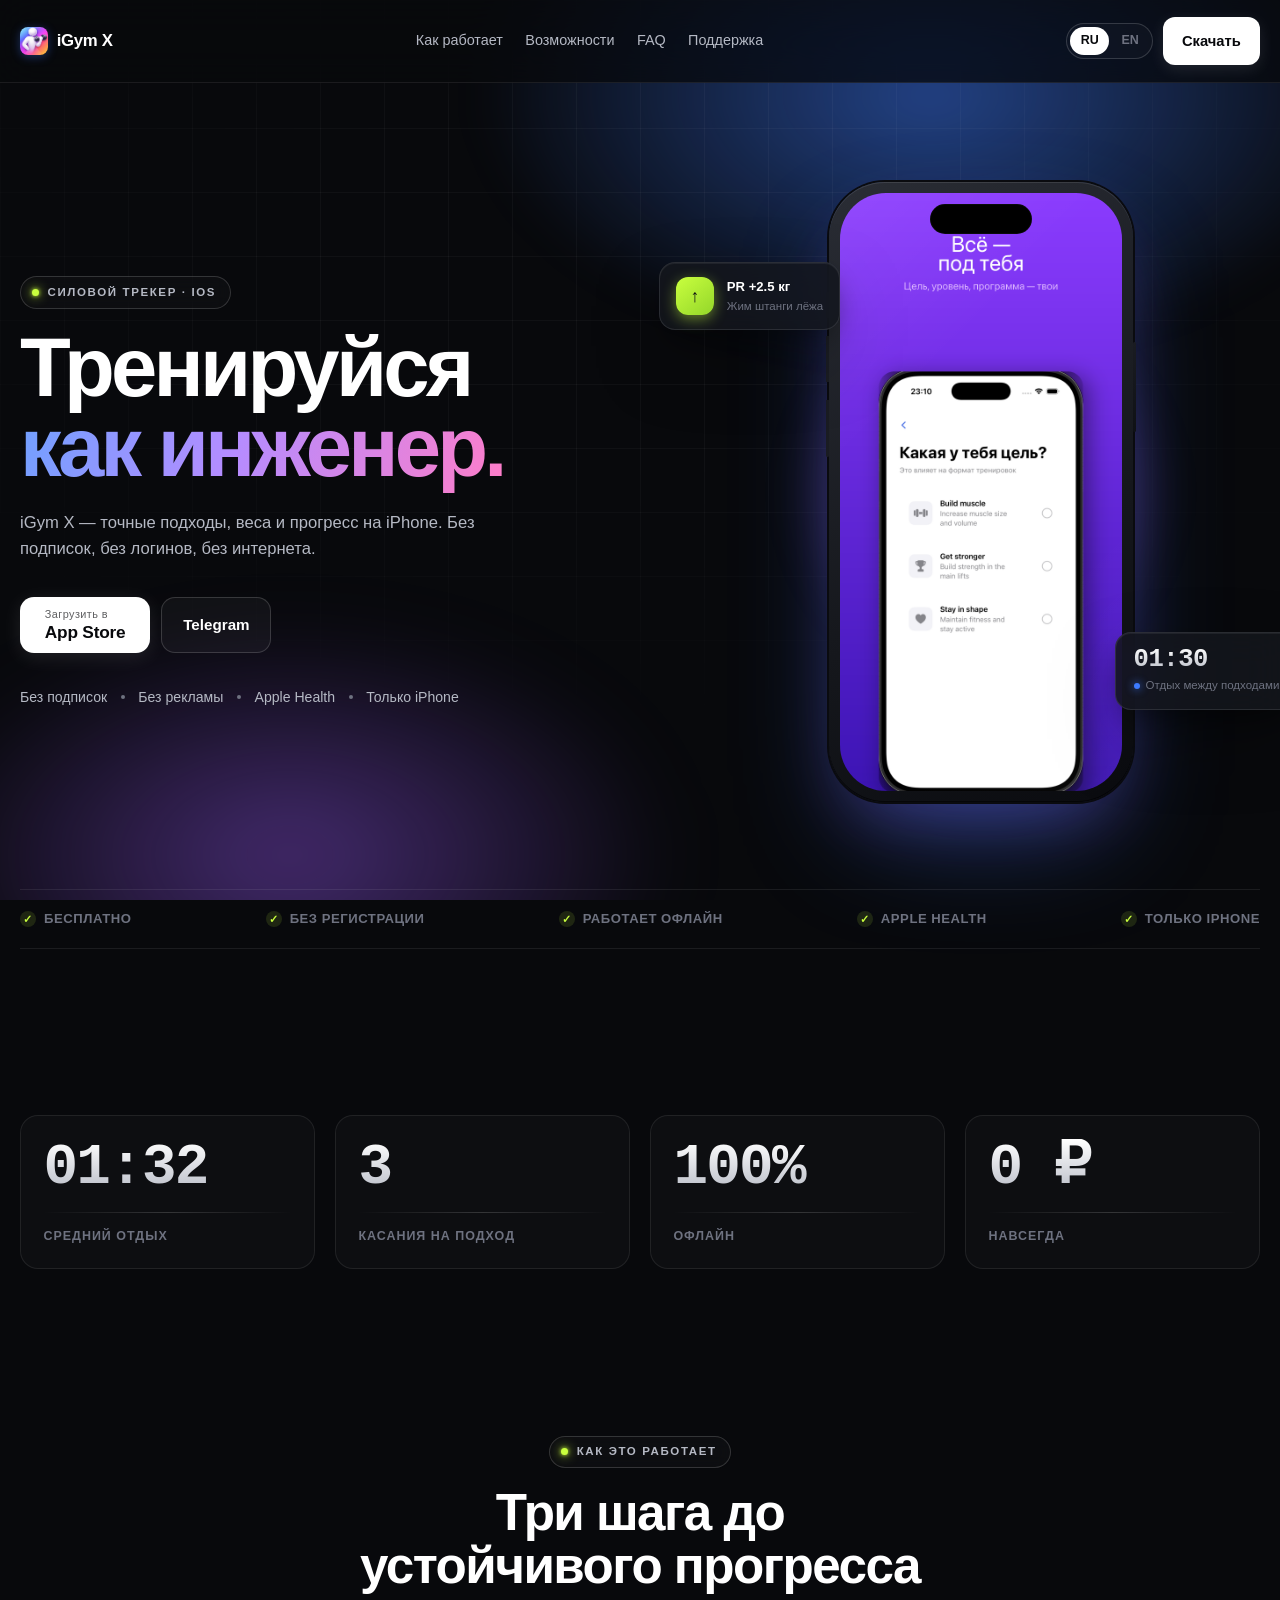
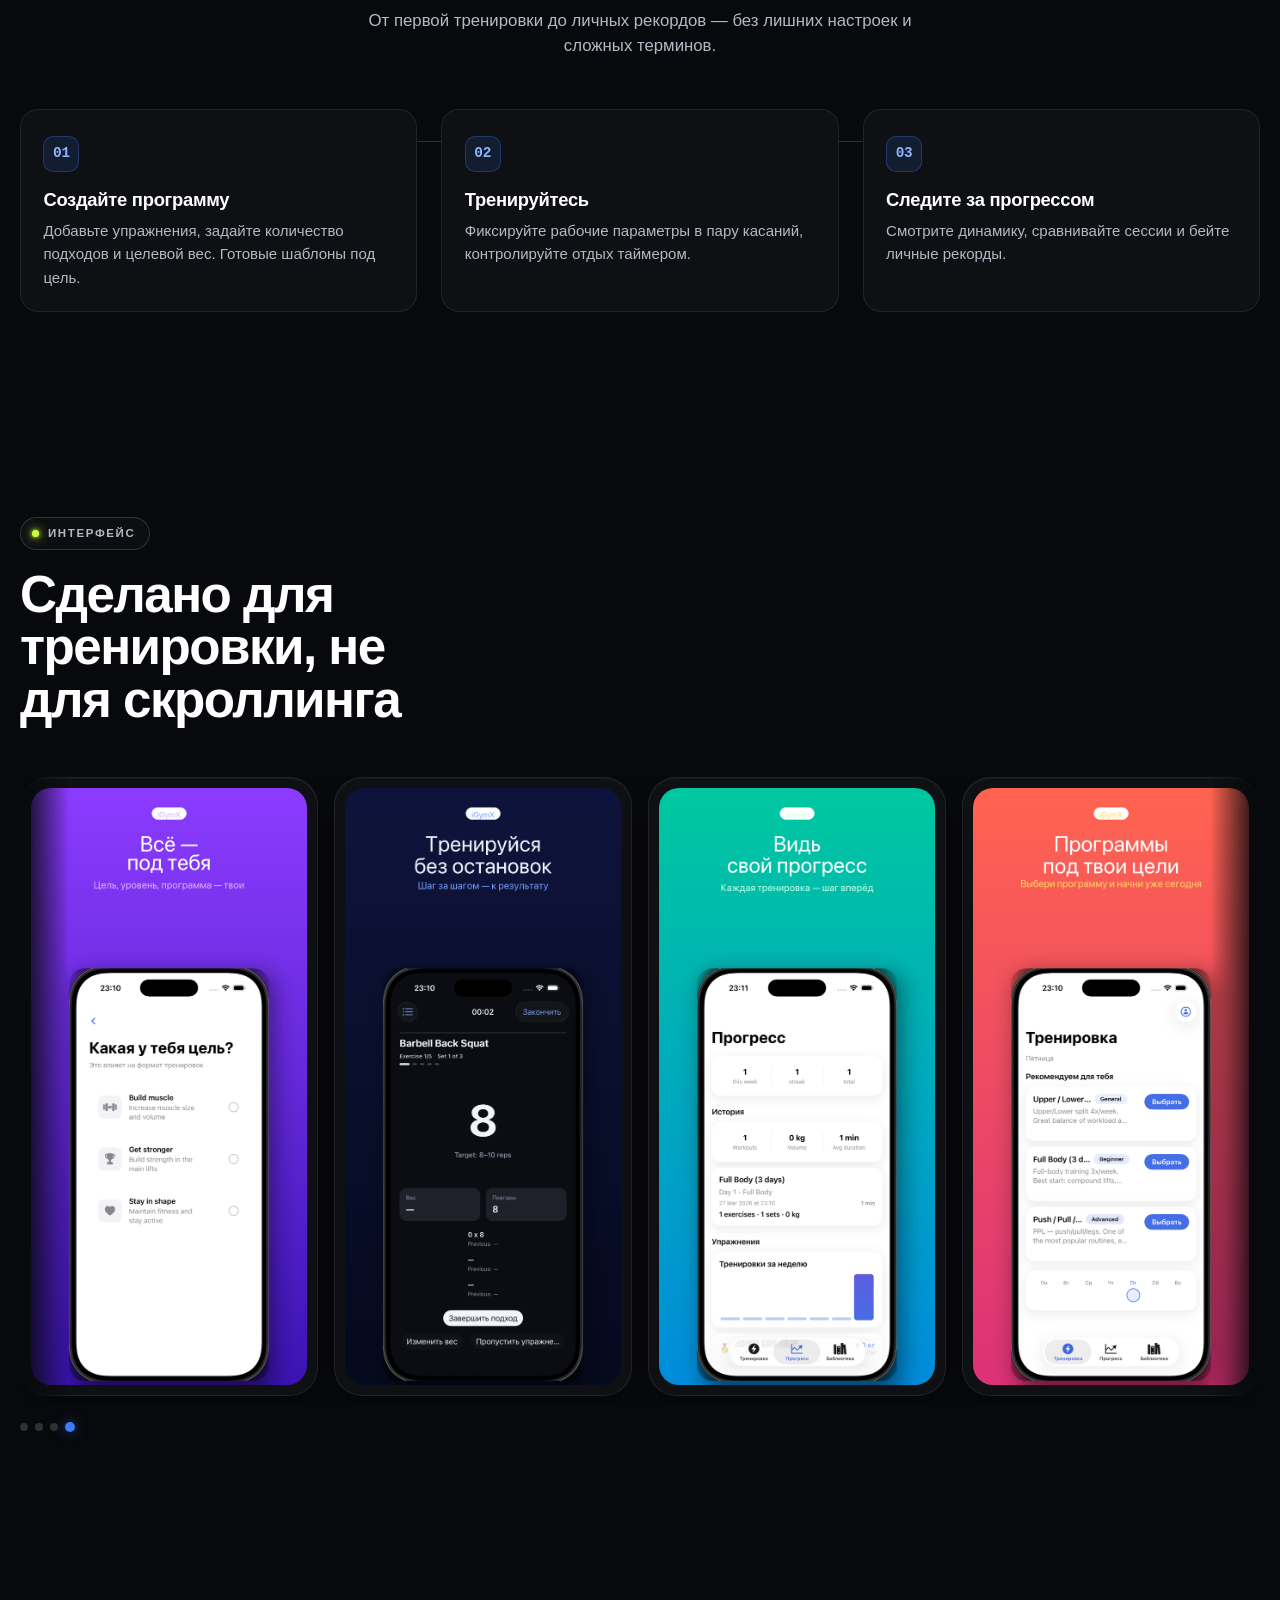
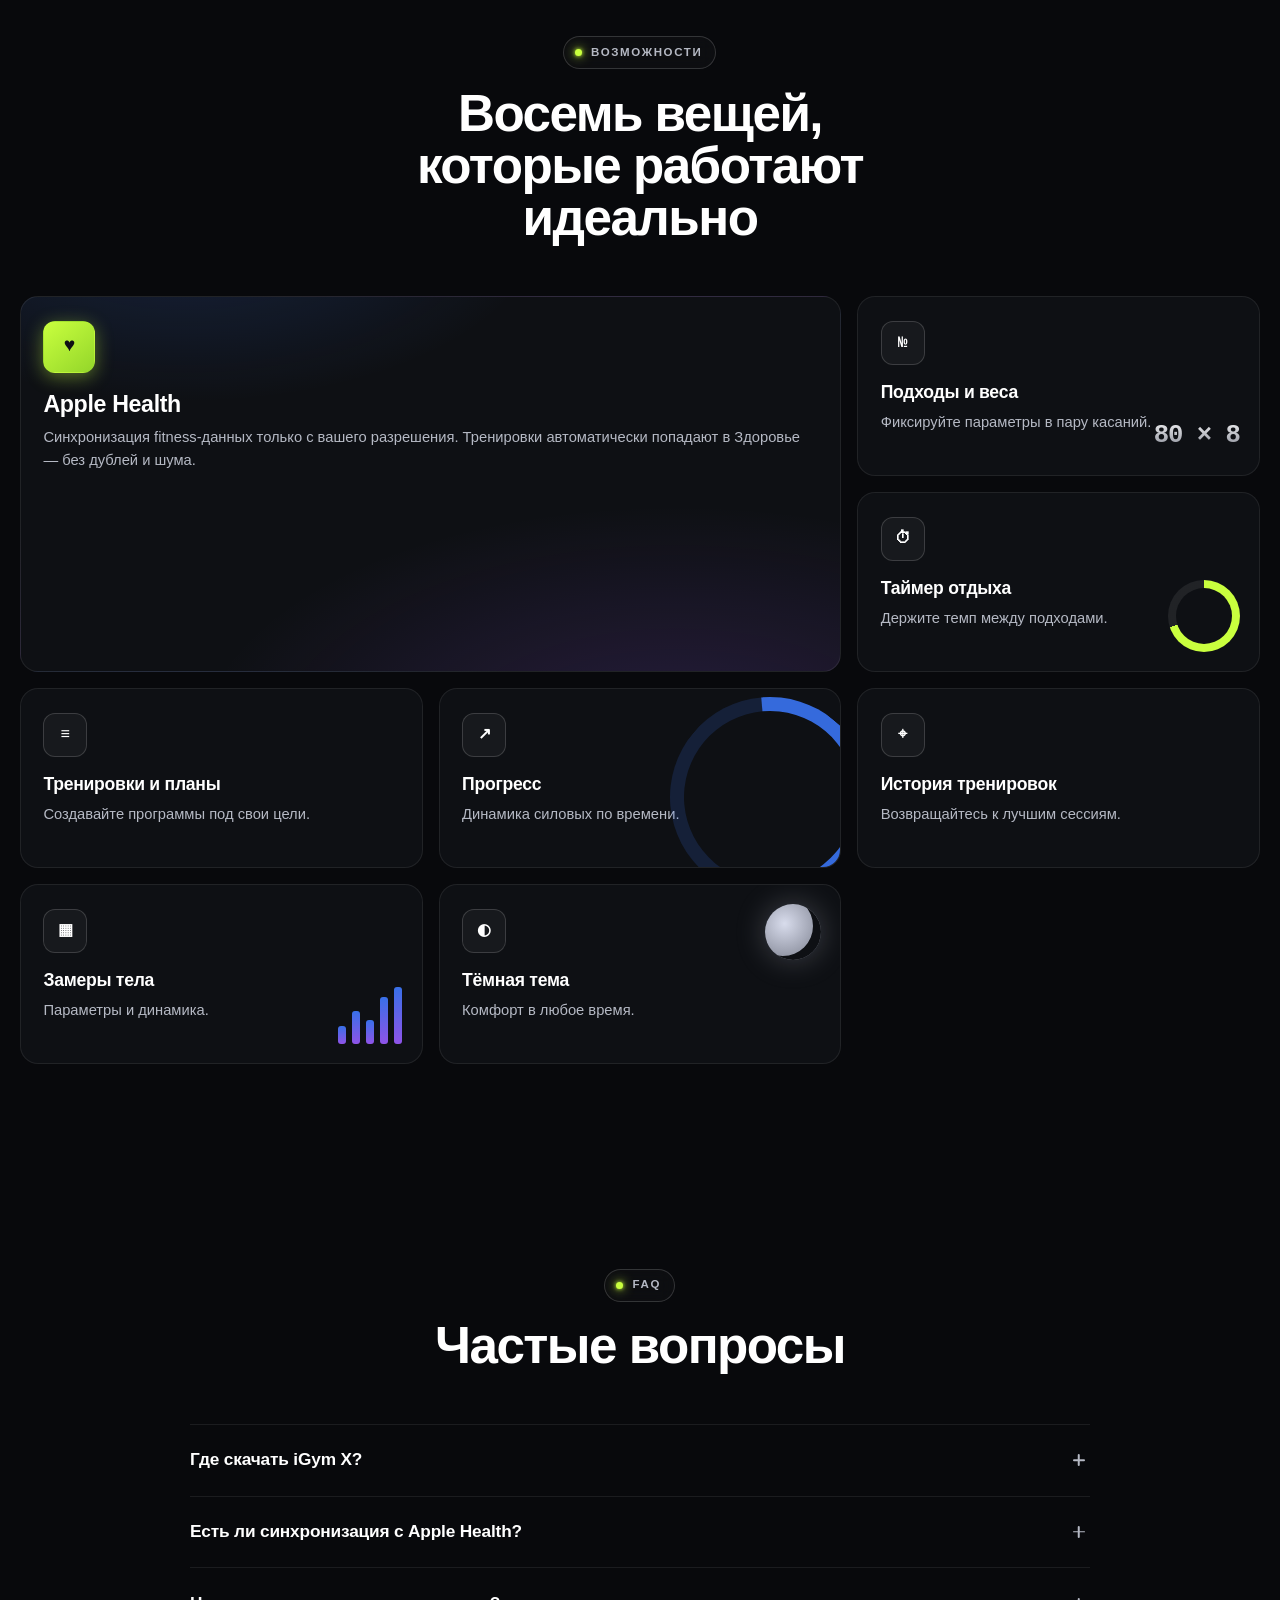
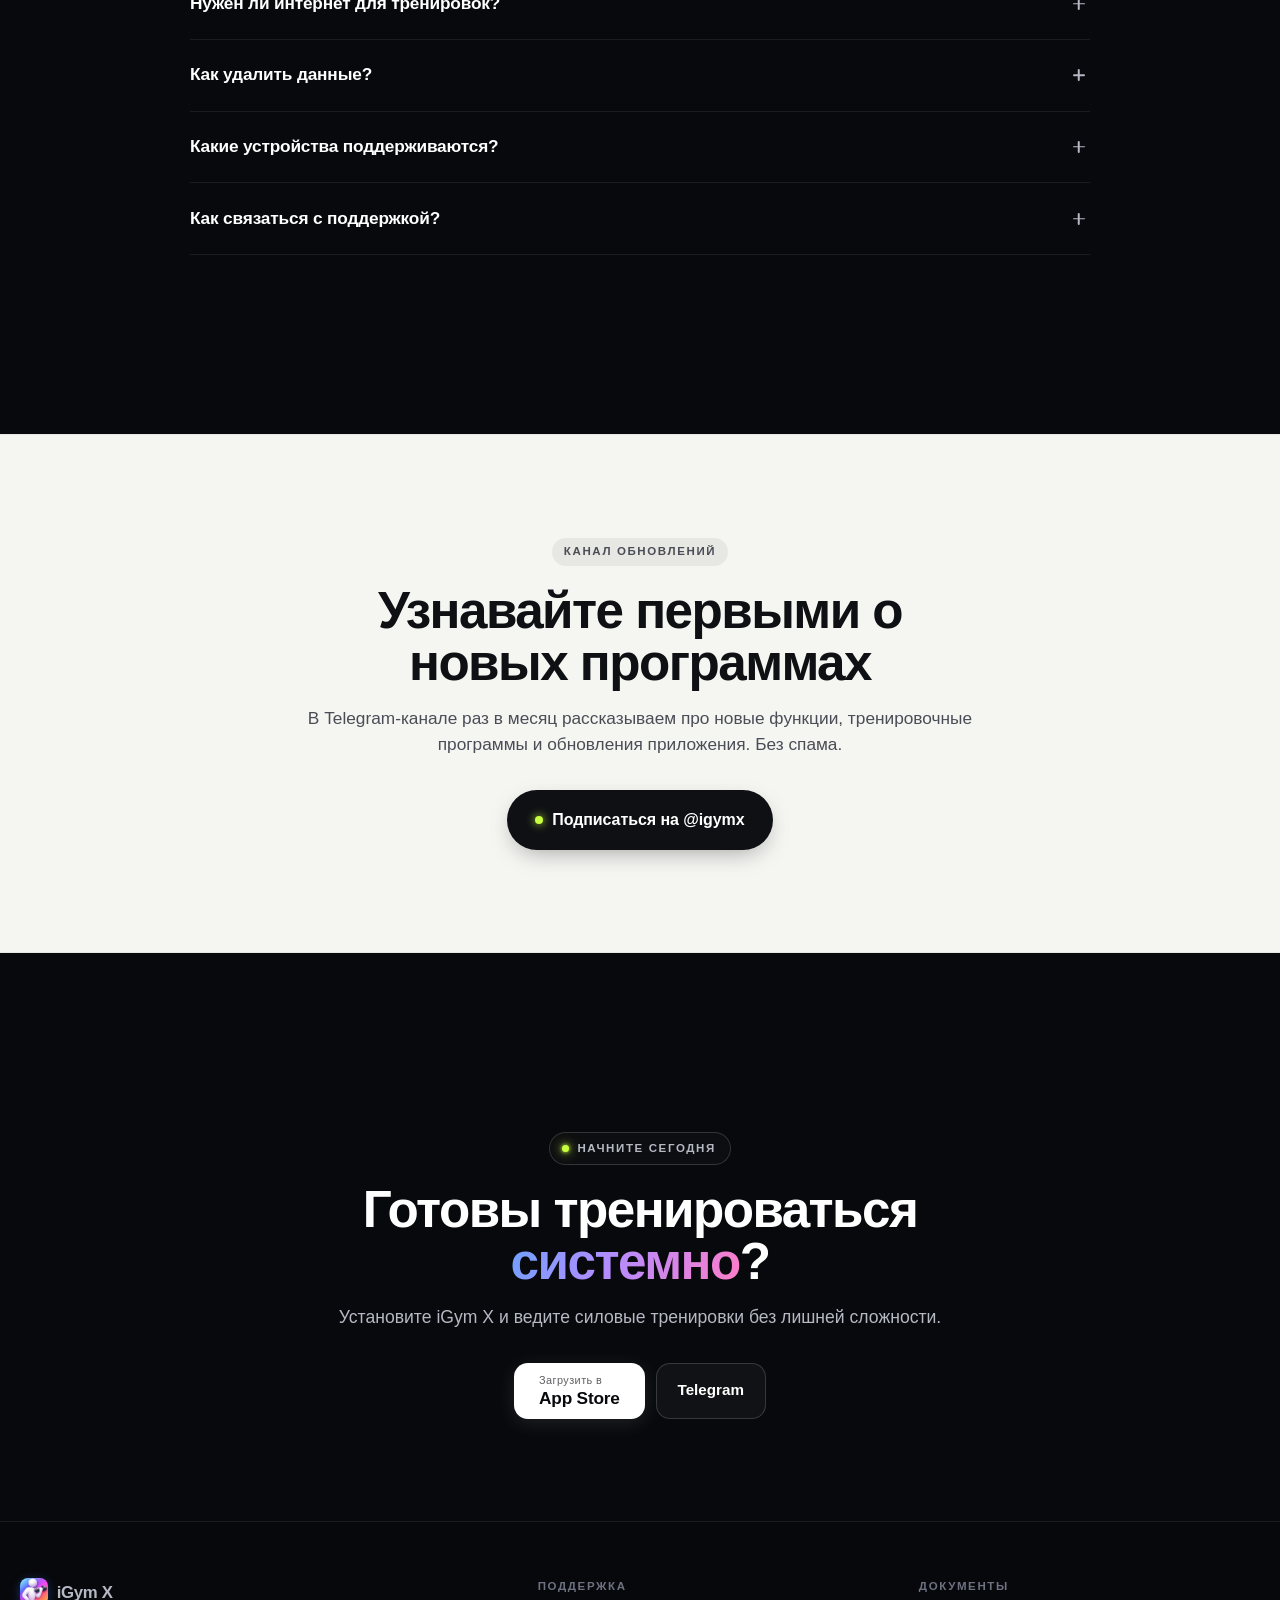
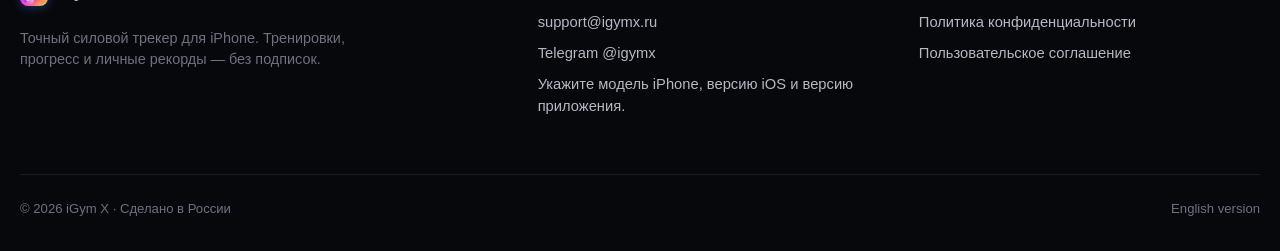
<file: index.html>
<!doctype html>
<html lang="ru">
<head>
  <meta charset="UTF-8">
  <meta name="viewport" content="width=device-width, initial-scale=1, viewport-fit=cover">
  <title>iGym X: Силовой трекер</title>
  <meta name="description" content="iGym X — точный трекер силовых тренировок для iPhone. Подходы, веса, таймер отдыха, прогресс. Без подписок и логинов.">

  <!-- Canonical & hreflang -->
  <link rel="canonical" href="https://igymx.ru/">
  <link rel="alternate" hreflang="ru" href="https://igymx.ru/">
  <link rel="alternate" hreflang="en" href="https://igymx.ru/index-en.html">

  <!-- Open Graph -->
  <meta property="og:title" content="iGym X: Силовой трекер">
  <meta property="og:description" content="Точные подходы, веса и прогресс для iPhone. Без подписок.">
  <meta property="og:type" content="website">
  <meta property="og:url" content="https://igymx.ru/">
  <meta property="og:image" content="https://igymx.ru/assets/iGymX-big.png">
  <meta property="og:locale" content="ru_RU">

  <!-- Twitter Card -->
  <meta name="twitter:card" content="summary_large_image">
  <meta name="twitter:title" content="iGym X: Силовой трекер">
  <meta name="twitter:description" content="Точные подходы, веса и прогресс для iPhone. Без подписок.">
  <meta name="twitter:image" content="https://igymx.ru/assets/iGymX-big.png">
  <meta name="apple-itunes-app" content="app-id=6759258469">

  <!-- Favicon & theme -->
  <link rel="icon" href="assets/iGymX-big.png" type="image/png">
  <link rel="apple-touch-icon" href="assets/iGymX-big.png">
  <meta name="theme-color" content="#08090C">

  <!-- Structured data -->
  <script type="application/ld+json">
  {
    "@context": "https://schema.org",
    "@type": "SoftwareApplication",
    "name": "iGym X",
    "operatingSystem": "iOS",
    "applicationCategory": "HealthApplication",
    "description": "iGym X — удобный трекер силовых тренировок для iPhone: подходы, веса, таймер отдыха и прогресс.",
    "offers": { "@type": "Offer", "price": "0", "priceCurrency": "RUB" },
    "url": "https://igymx.ru/"
  }
  </script>

  <!-- Inter (canonical) -->
  <link rel="preconnect" href="https://rsms.me/">
  <link rel="stylesheet" href="https://rsms.me/inter/inter.css">

  <!-- Hero PNG preload -->
  <link rel="preload" as="image" href="assets/img/igymx-screen-1.png">

  <link rel="stylesheet" href="assets/styles.css">
</head>
<body>
  <div class="bg-field"></div>
  <div class="bg-grid"></div>

  <header class="site-header">
    <div class="container header-row">
      <a class="brand" href="/">
        <img class="brand-mark" src="assets/iGymX-big.png" alt="">
        <span>iGym X</span>
      </a>

      <nav class="desktop-nav" aria-label="Основная навигация">
        <a href="#how">Как работает</a>
        <a href="#features">Возможности</a>
        <a href="#faq">FAQ</a>
        <a href="#support">Поддержка</a>
      </nav>

      <div class="header-cta desktop-actions">
        <div class="lang-switch" role="group" aria-label="Переключение языка">
          <a class="active" href="index.html" aria-current="page">RU</a>
          <a href="index-en.html" lang="en">EN</a>
        </div>
        <a class="btn btn-primary" href="https://apps.apple.com/us/app/igym-x-%D1%81%D0%B8%D0%BB%D0%BE%D0%B2%D0%BE%D0%B9-%D1%82%D1%80%D0%B5%D0%BA%D0%B5%D1%80/id6759258469">Скачать</a>
      </div>

      <button class="menu-toggle" type="button" aria-expanded="false" aria-controls="mobile-menu" aria-label="Открыть меню">
        <span></span><span></span><span></span>
      </button>
    </div>

    <nav id="mobile-menu" class="mobile-menu" aria-label="Мобильное меню" hidden>
      <div class="container mobile-menu-inner">
        <a href="#how">Как работает</a>
        <a href="#features">Возможности</a>
        <a href="#faq">FAQ</a>
        <a href="#support">Поддержка</a>
        <a class="btn btn-primary" href="https://apps.apple.com/us/app/igym-x-%D1%81%D0%B8%D0%BB%D0%BE%D0%B2%D0%BE%D0%B9-%D1%82%D1%80%D0%B5%D0%BA%D0%B5%D1%80/id6759258469">Скачать в App Store</a>
        <div class="lang-switch" role="group" aria-label="Переключение языка">
          <a class="active" href="index.html" aria-current="page">RU</a>
          <a href="index-en.html" lang="en">EN</a>
        </div>
      </div>
    </nav>
  </header>

  <main>
    <!-- ═══════════════ HERO ═══════════════ -->
    <section class="hero">
      <div class="container">
        <div class="hero-grid">
          <div class="hero-text">
            <div class="eyebrow reveal d1">
              <span class="eyebrow-dot"></span>
              Силовой трекер · iOS
            </div>

            <h1 class="hero-h1 reveal d2">
              Тренируйся<br>
              <span class="gradient-text">как инженер.</span>
            </h1>

            <p class="hero-sub reveal d3">
              iGym X — точные подходы, веса и прогресс на iPhone.
              Без подписок, без логинов, без интернета.
            </p>

            <div class="hero-actions reveal d4">
              <a class="btn-store" href="https://apps.apple.com/us/app/igym-x-%D1%81%D0%B8%D0%BB%D0%BE%D0%B2%D0%BE%D0%B9-%D1%82%D1%80%D0%B5%D0%BA%D0%B5%D1%80/id6759258469" aria-label="Скачать в App Store">
                <span class="btn-store-sub">Загрузить в</span>
                <span class="btn-store-name">App Store</span>
              </a>
              <a class="btn-tg" href="https://t.me/igymx" target="_blank" rel="noopener">Telegram</a>
            </div>

            <div class="hero-trust reveal d5">
              <span>Без подписок</span>
              <span class="trust-dot" aria-hidden="true"></span>
              <span>Без рекламы</span>
              <span class="trust-dot" aria-hidden="true"></span>
              <span>Apple Health</span>
              <span class="trust-dot" aria-hidden="true"></span>
              <span>Только iPhone</span>
            </div>
          </div>

          <div class="hero-stage reveal d3" aria-hidden="true">
            <div class="iphone">
              <div class="iphone-frame">
                <div class="iphone-island"></div>
                <img class="iphone-screen" src="assets/img/igymx-screen-1.png" alt="Экран активной тренировки iGym X">
              </div>
            </div>

            <div class="float-card float-pr">
              <div class="float-pr-icon">↑</div>
              <div>
                <div class="float-pr-title">PR +2.5 кг</div>
                <div class="float-pr-sub">Жим штанги лёжа</div>
              </div>
            </div>

            <div class="float-card float-timer">
              <div>
                <div class="float-timer-num" id="live-timer">01:32</div>
                <div class="float-timer-sub">
                  <span class="float-timer-dot"></span>
                  Отдых между подходами
                </div>
              </div>
            </div>
          </div>
        </div>

        <!-- Value strip -->
        <div class="hero-strip reveal d5">
          <span><span class="check">✓</span> Бесплатно</span>
          <span><span class="check">✓</span> Без регистрации</span>
          <span><span class="check">✓</span> Работает офлайн</span>
          <span><span class="check">✓</span> Apple Health</span>
          <span><span class="check">✓</span> Только iPhone</span>
        </div>
      </div>
    </section>

    <!-- ═══════════════ STATS ═══════════════ -->
    <section class="section section-stats">
      <div class="container">
        <div class="stats-grid">
          <div class="stat reveal d1">
            <div class="stat-num">01:32</div>
            <div class="stat-divider"></div>
            <div class="stat-label">Средний отдых</div>
          </div>
          <div class="stat reveal d2">
            <div class="stat-num">3</div>
            <div class="stat-divider"></div>
            <div class="stat-label">Касания на подход</div>
          </div>
          <div class="stat reveal d3">
            <div class="stat-num">100%</div>
            <div class="stat-divider"></div>
            <div class="stat-label">Офлайн</div>
          </div>
          <div class="stat reveal d4">
            <div class="stat-num">0 ₽</div>
            <div class="stat-divider"></div>
            <div class="stat-label">Навсегда</div>
          </div>
        </div>
      </div>
    </section>

    <!-- ═══════════════ HOW IT WORKS ═══════════════ -->
    <section class="section section-how" id="how">
      <div class="container">
        <div class="section-head center">
          <span class="eyebrow"><span class="eyebrow-dot"></span> Как это работает</span>
          <h2>Три шага до устойчивого прогресса</h2>
          <p>От первой тренировки до личных рекордов — без лишних настроек и сложных терминов.</p>
        </div>
        <div class="steps-grid">
          <div class="step reveal d1">
            <div class="step-num">01</div>
            <h3>Создайте программу</h3>
            <p>Добавьте упражнения, задайте количество подходов и целевой вес. Готовые шаблоны под цель.</p>
          </div>
          <div class="step reveal d2">
            <div class="step-num">02</div>
            <h3>Тренируйтесь</h3>
            <p>Фиксируйте рабочие параметры в пару касаний, контролируйте отдых таймером.</p>
          </div>
          <div class="step reveal d3">
            <div class="step-num">03</div>
            <h3>Следите за прогрессом</h3>
            <p>Смотрите динамику, сравнивайте сессии и бейте личные рекорды.</p>
          </div>
        </div>
      </div>
    </section>

    <!-- ═══════════════ SCREENSHOTS ═══════════════ -->
    <section class="section section-screens">
      <div class="container">
        <div class="section-head">
          <span class="eyebrow"><span class="eyebrow-dot"></span> Интерфейс</span>
          <h2>Сделано для тренировки, не для скроллинга</h2>
        </div>
        <div class="screens-track" aria-label="Карусель скриншотов iGym X">
          <article class="screen-card">
            <img src="assets/img/igymx-screen-1.png" alt="Экран активной тренировки с упражнением, повторами и кнопкой завершения подхода" loading="lazy">
          </article>
          <article class="screen-card">
            <img src="assets/img/igymx-screen-2.png" alt="Экран прогресса с историей тренировок и графиком активности" loading="lazy">
          </article>
          <article class="screen-card">
            <img src="assets/img/igymx-screen-3.png" alt="Экран выбора программы тренировки с рекомендациями" loading="lazy">
          </article>
          <article class="screen-card">
            <img src="assets/img/igymx-screen-4.png" alt="Экран выбора цели тренировки под пользователя" loading="lazy">
          </article>
        </div>
        <div class="screens-footer">
          <p class="swipe-hint">Смахните для просмотра →</p>
          <div class="carousel-dots" id="screen-dots" aria-hidden="true"></div>
        </div>
      </div>
    </section>

    <!-- ═══════════════ FEATURES BENTO ═══════════════ -->
    <section class="section section-features" id="features">
      <div class="container">
        <div class="section-head center">
          <span class="eyebrow"><span class="eyebrow-dot"></span> Возможности</span>
          <h2>Восемь вещей, которые работают идеально</h2>
        </div>

        <div class="bento">
          <article class="bento-cell bento-l reveal d1">
            <div class="bento-icon">♥</div>
            <h3>Apple Health</h3>
            <p>Синхронизация fitness-данных только с вашего разрешения. Тренировки автоматически попадают в Здоровье — без дублей и шума.</p>
          </article>

          <article class="bento-cell bento-m reveal d2">
            <div class="bento-icon">№</div>
            <h3>Подходы и веса</h3>
            <p>Фиксируйте параметры в пару касаний.</p>
            <div class="bento-numbers">80 × 8</div>
          </article>

          <article class="bento-cell bento-m reveal d3">
            <div class="bento-icon">⏱</div>
            <h3>Таймер отдыха</h3>
            <p>Держите темп между подходами.</p>
            <div class="bento-ring"></div>
          </article>

          <article class="bento-cell bento-s reveal d2">
            <div class="bento-icon">≡</div>
            <h3>Тренировки и планы</h3>
            <p>Создавайте программы под свои цели.</p>
          </article>

          <article class="bento-cell bento-s reveal d3">
            <div class="bento-icon">↗</div>
            <h3>Прогресс</h3>
            <p>Динамика силовых по времени.</p>
            <div class="bento-gauge"></div>
          </article>

          <article class="bento-cell bento-s reveal d4">
            <div class="bento-icon">⌖</div>
            <h3>История тренировок</h3>
            <p>Возвращайтесь к лучшим сессиям.</p>
          </article>

          <article class="bento-cell bento-s reveal d4">
            <div class="bento-icon">▦</div>
            <h3>Замеры тела</h3>
            <p>Параметры и динамика.</p>
            <div class="bento-bars">
              <span></span><span></span><span></span><span></span><span></span>
            </div>
          </article>

          <article class="bento-cell bento-s reveal d5">
            <div class="bento-icon">◐</div>
            <h3>Тёмная тема</h3>
            <p>Комфорт в любое время.</p>
            <div class="bento-moon"></div>
          </article>
        </div>
      </div>
    </section>

    <!-- ═══════════════ FAQ ═══════════════ -->
    <section class="section section-faq" id="faq">
      <div class="container narrow">
        <div class="section-head center">
          <span class="eyebrow"><span class="eyebrow-dot"></span> FAQ</span>
          <h2>Частые вопросы</h2>
        </div>

        <div class="faq" data-accordion>
          <article class="faq-item">
            <button class="faq-question" type="button" aria-expanded="false" aria-controls="faq-ru-1" id="faq-btn-ru-1">
              <span>Где скачать iGym X?</span><span class="faq-toggle" aria-hidden="true"></span>
            </button>
            <div id="faq-ru-1" class="faq-answer" role="region" aria-labelledby="faq-btn-ru-1">
              <p>iGym X доступен в App Store. Подписывайтесь на Telegram-канал — будем сообщать об обновлениях.</p>
            </div>
          </article>
          <article class="faq-item">
            <button class="faq-question" type="button" aria-expanded="false" aria-controls="faq-ru-2" id="faq-btn-ru-2">
              <span>Есть ли синхронизация с Apple Health?</span><span class="faq-toggle" aria-hidden="true"></span>
            </button>
            <div id="faq-ru-2" class="faq-answer" role="region" aria-labelledby="faq-btn-ru-2">
              <p>Да, через HealthKit и только после вашего явного разрешения в настройках iOS.</p>
            </div>
          </article>
          <article class="faq-item">
            <button class="faq-question" type="button" aria-expanded="false" aria-controls="faq-ru-3" id="faq-btn-ru-3">
              <span>Нужен ли интернет для тренировок?</span><span class="faq-toggle" aria-hidden="true"></span>
            </button>
            <div id="faq-ru-3" class="faq-answer" role="region" aria-labelledby="faq-btn-ru-3">
              <p>Нет. Все ключевые функции трекинга работают полностью локально, без интернета.</p>
            </div>
          </article>
          <article class="faq-item">
            <button class="faq-question" type="button" aria-expanded="false" aria-controls="faq-ru-4" id="faq-btn-ru-4">
              <span>Как удалить данные?</span><span class="faq-toggle" aria-hidden="true"></span>
            </button>
            <div id="faq-ru-4" class="faq-answer" role="region" aria-labelledby="faq-btn-ru-4">
              <p>Вы можете удалить данные в приложении или отправить запрос на <a href="mailto:support@igymx.ru">support@igymx.ru</a>.</p>
            </div>
          </article>
          <article class="faq-item">
            <button class="faq-question" type="button" aria-expanded="false" aria-controls="faq-ru-5" id="faq-btn-ru-5">
              <span>Какие устройства поддерживаются?</span><span class="faq-toggle" aria-hidden="true"></span>
            </button>
            <div id="faq-ru-5" class="faq-answer" role="region" aria-labelledby="faq-btn-ru-5">
              <p>iPhone с актуальными версиями iOS. Поддержка iPad и macOS — в планах.</p>
            </div>
          </article>
          <article class="faq-item">
            <button class="faq-question" type="button" aria-expanded="false" aria-controls="faq-ru-6" id="faq-btn-ru-6">
              <span>Как связаться с поддержкой?</span><span class="faq-toggle" aria-hidden="true"></span>
            </button>
            <div id="faq-ru-6" class="faq-answer" role="region" aria-labelledby="faq-btn-ru-6">
              <p>Напишите на <a href="mailto:support@igymx.ru">support@igymx.ru</a> или в Telegram: <a href="https://t.me/igymx" target="_blank" rel="noopener">@igymx</a>.</p>
            </div>
          </article>
        </div>
      </div>
    </section>

    <!-- ═══════════════ NOTIFY (light inverted) ═══════════════ -->
    <section class="section section-notify">
      <div class="container">
        <div class="notify-content">
          <span class="notify-eyebrow">Канал обновлений</span>
          <h2>Узнавайте первыми о новых программах</h2>
          <p>В Telegram-канале раз в месяц рассказываем про новые функции, тренировочные программы и обновления приложения. Без спама.</p>
          <a class="notify-tg" href="https://t.me/igymx" target="_blank" rel="noopener">Подписаться на @igymx</a>
        </div>
      </div>
    </section>

    <!-- ═══════════════ CTA ═══════════════ -->
    <section class="section section-cta">
      <div class="container cta-content">
        <span class="eyebrow"><span class="eyebrow-dot"></span> Начните сегодня</span>
        <h2>Готовы тренироваться <span class="gradient-text">системно</span>?</h2>
        <p>Установите iGym X и ведите силовые тренировки без лишней сложности.</p>
        <div class="hero-actions">
          <a class="btn-store" href="https://apps.apple.com/us/app/igym-x-%D1%81%D0%B8%D0%BB%D0%BE%D0%B2%D0%BE%D0%B9-%D1%82%D1%80%D0%B5%D0%BA%D0%B5%D1%80/id6759258469" aria-label="Скачать в App Store">
            <span class="btn-store-sub">Загрузить в</span>
            <span class="btn-store-name">App Store</span>
          </a>
          <a class="btn-tg" href="https://t.me/igymx" target="_blank" rel="noopener">Telegram</a>
        </div>
      </div>
    </section>
  </main>

  <footer class="site-footer" id="support">
    <div class="container">
      <div class="footer-inner">
        <div class="footer-brand-block">
          <a class="brand" href="/">
            <img class="brand-mark" src="assets/iGymX-big.png" alt="">
            <span>iGym X</span>
          </a>
          <p class="footer-brand-tagline">Точный силовой трекер для iPhone. Тренировки, прогресс и личные рекорды — без подписок.</p>
        </div>

        <div class="footer-col">
          <h4>Поддержка</h4>
          <a href="mailto:support@igymx.ru">support@igymx.ru</a>
          <a href="https://t.me/igymx" target="_blank" rel="noopener">Telegram @igymx</a>
          <p>Укажите модель iPhone, версию iOS и версию приложения.</p>
        </div>

        <div class="footer-col">
          <h4>Документы</h4>
          <a href="/privacy.html">Политика конфиденциальности</a>
          <a href="/terms.html">Пользовательское соглашение</a>
        </div>
      </div>

      <div class="footer-bottom">
        <span>© 2026 iGym X · Сделано в России</span>
        <span><a href="index-en.html">English version</a></span>
      </div>
    </div>
  </footer>

  <script src="assets/app.js" defer></script>
</body>
</html>
</file>
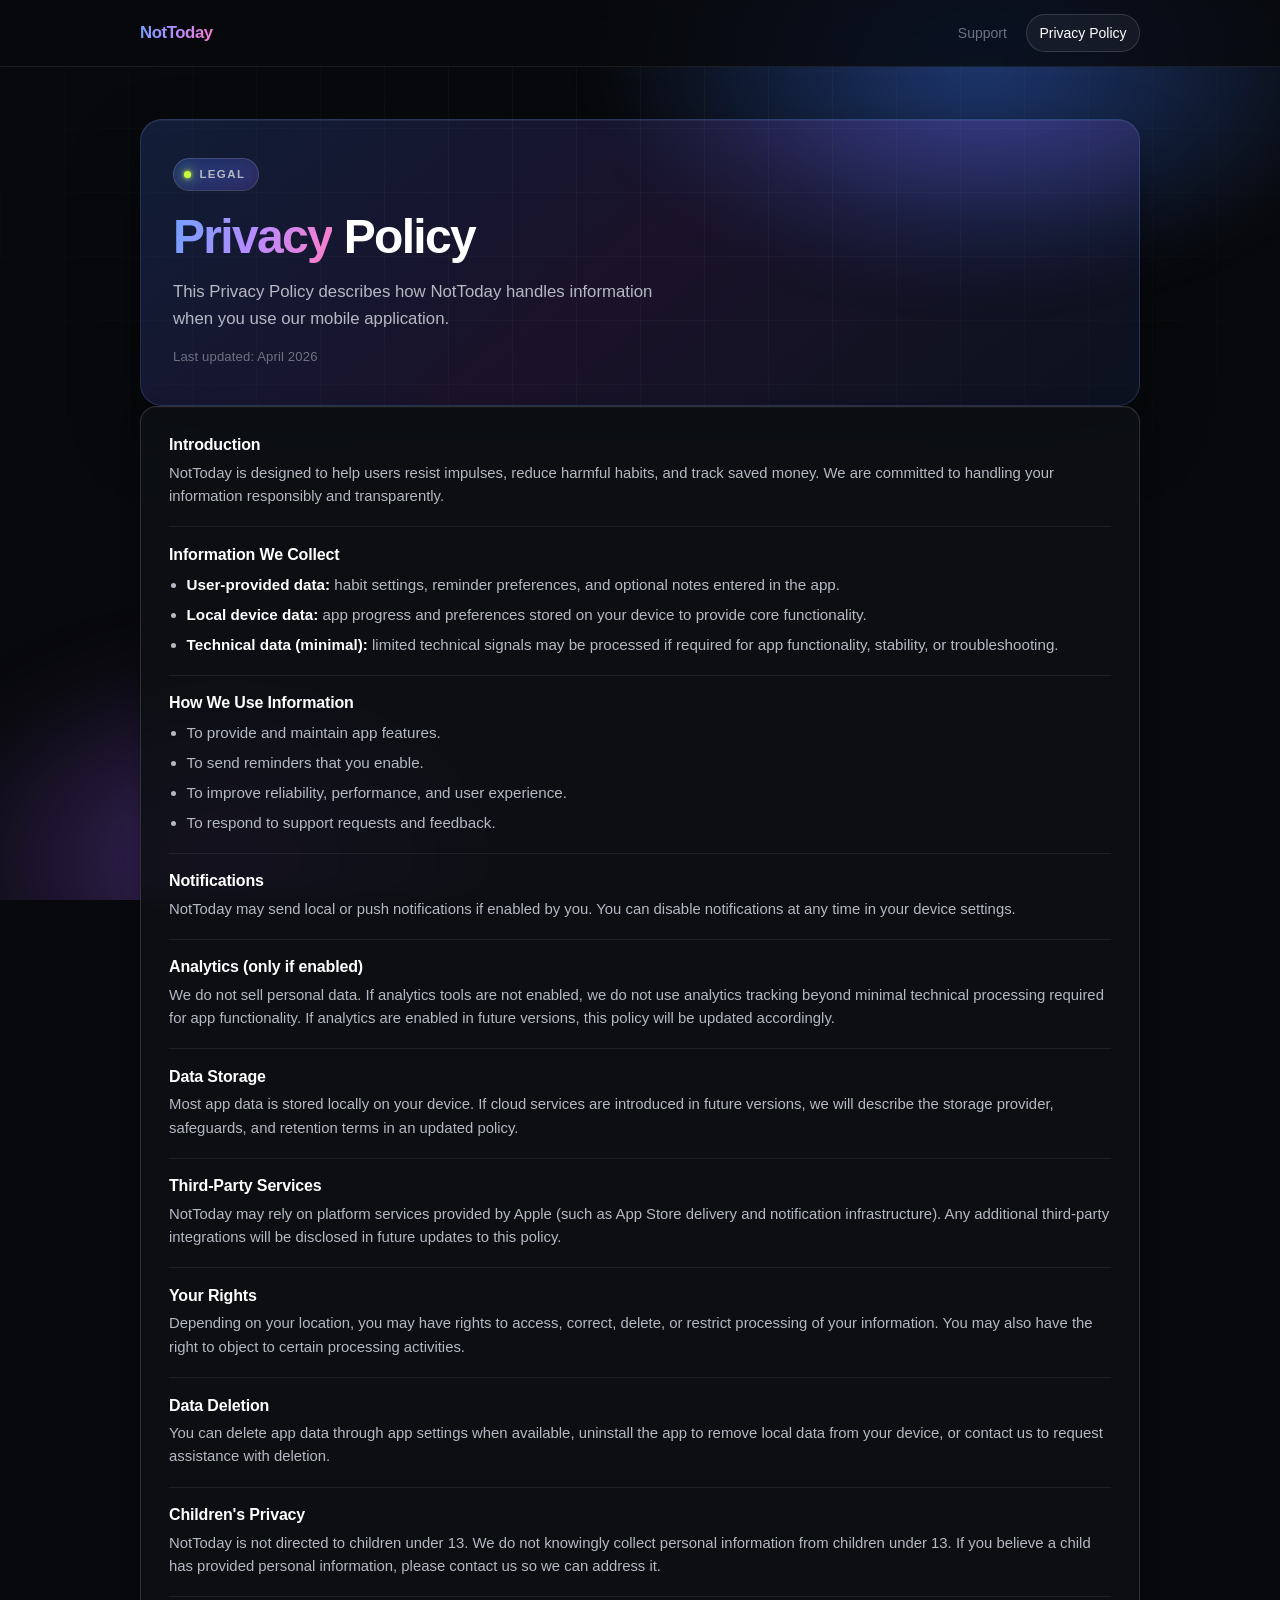
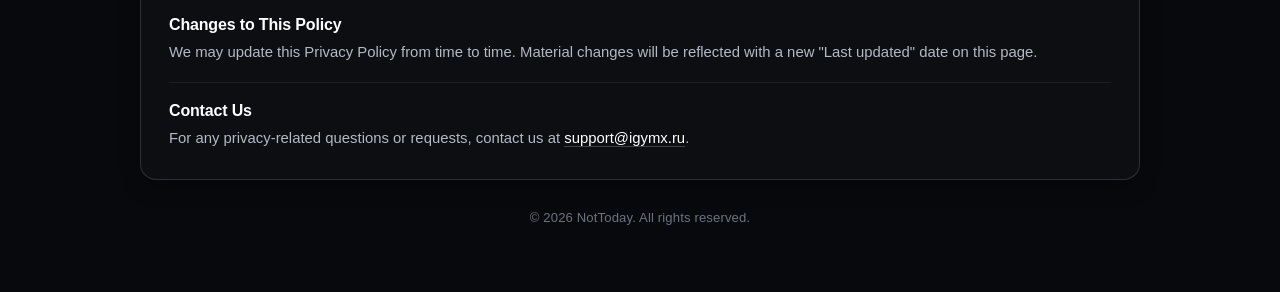
<file: nottoday/privacy/index.html>
<!doctype html>
<html lang="en">
<head>
  <meta charset="UTF-8">
  <meta name="viewport" content="width=device-width, initial-scale=1">
  <title>NotToday Privacy Policy | igymx.ru</title>
  <meta name="description" content="Privacy Policy for NotToday mobile app. Learn what data is collected, how data is used, and your rights.">
  <meta name="robots" content="index,follow">
  <link rel="canonical" href="https://igymx.ru/nottoday/privacy">
  <meta property="og:title" content="NotToday Privacy Policy">
  <meta property="og:description" content="Privacy Policy for NotToday mobile app.">
  <meta property="og:type" content="website">
  <meta property="og:url" content="https://igymx.ru/nottoday/privacy">
  <meta property="og:site_name" content="NotToday">
  <meta name="theme-color" content="#08090C">

  <link rel="preconnect" href="https://rsms.me/">
  <link rel="stylesheet" href="https://rsms.me/inter/inter.css">
  <link rel="stylesheet" href="../../assets/nottoday.css">
</head>
<body>
  <div class="bg-field"></div>
  <div class="bg-grid"></div>

  <a class="skip-link" href="#content">Skip to content</a>

  <header class="site-nav">
    <div class="nav-inner">
      <a class="brand" href="/nottoday/support" aria-label="NotToday home">NotToday</a>
      <nav class="nav-links" aria-label="NotToday pages">
        <a href="/nottoday/support">Support</a>
        <a href="/nottoday/privacy" aria-current="page">Privacy Policy</a>
      </nav>
    </div>
  </header>

  <main id="content" class="page">

    <section class="hero" aria-labelledby="privacy-title">
      <span class="badge">Legal</span>
      <h1 id="privacy-title"><span class="gradient-text">Privacy</span> Policy</h1>
      <p>This Privacy Policy describes how NotToday handles information when you use our mobile application.</p>
      <p class="meta">Last updated: April 2026</p>
    </section>

    <article class="card policy" aria-label="NotToday privacy policy">

      <section>
        <h2>Introduction</h2>
        <p>NotToday is designed to help users resist impulses, reduce harmful habits, and track saved money. We are committed to handling your information responsibly and transparently.</p>
      </section>

      <section>
        <h2>Information We Collect</h2>
        <ul>
          <li><strong>User-provided data:</strong> habit settings, reminder preferences, and optional notes entered in the app.</li>
          <li><strong>Local device data:</strong> app progress and preferences stored on your device to provide core functionality.</li>
          <li><strong>Technical data (minimal):</strong> limited technical signals may be processed if required for app functionality, stability, or troubleshooting.</li>
        </ul>
      </section>

      <section>
        <h2>How We Use Information</h2>
        <ul>
          <li>To provide and maintain app features.</li>
          <li>To send reminders that you enable.</li>
          <li>To improve reliability, performance, and user experience.</li>
          <li>To respond to support requests and feedback.</li>
        </ul>
      </section>

      <section>
        <h2>Notifications</h2>
        <p>NotToday may send local or push notifications if enabled by you. You can disable notifications at any time in your device settings.</p>
      </section>

      <section>
        <h2>Analytics (only if enabled)</h2>
        <p>We do not sell personal data. If analytics tools are not enabled, we do not use analytics tracking beyond minimal technical processing required for app functionality. If analytics are enabled in future versions, this policy will be updated accordingly.</p>
      </section>

      <section>
        <h2>Data Storage</h2>
        <p>Most app data is stored locally on your device. If cloud services are introduced in future versions, we will describe the storage provider, safeguards, and retention terms in an updated policy.</p>
      </section>

      <section>
        <h2>Third-Party Services</h2>
        <p>NotToday may rely on platform services provided by Apple (such as App Store delivery and notification infrastructure). Any additional third-party integrations will be disclosed in future updates to this policy.</p>
      </section>

      <section>
        <h2>Your Rights</h2>
        <p>Depending on your location, you may have rights to access, correct, delete, or restrict processing of your information. You may also have the right to object to certain processing activities.</p>
      </section>

      <section>
        <h2>Data Deletion</h2>
        <p>You can delete app data through app settings when available, uninstall the app to remove local data from your device, or contact us to request assistance with deletion.</p>
      </section>

      <section>
        <h2>Children's Privacy</h2>
        <p>NotToday is not directed to children under 13. We do not knowingly collect personal information from children under 13. If you believe a child has provided personal information, please contact us so we can address it.</p>
      </section>

      <section>
        <h2>Changes to This Policy</h2>
        <p>We may update this Privacy Policy from time to time. Material changes will be reflected with a new "Last updated" date on this page.</p>
      </section>

      <section>
        <h2>Contact Us</h2>
        <p>For any privacy-related questions or requests, contact us at <a href="mailto:support@igymx.ru">support@igymx.ru</a>.</p>
      </section>

    </article>

    <footer class="footer">
      © 2026 NotToday. All rights reserved.
    </footer>
  </main>
</body>
</html>
</file>
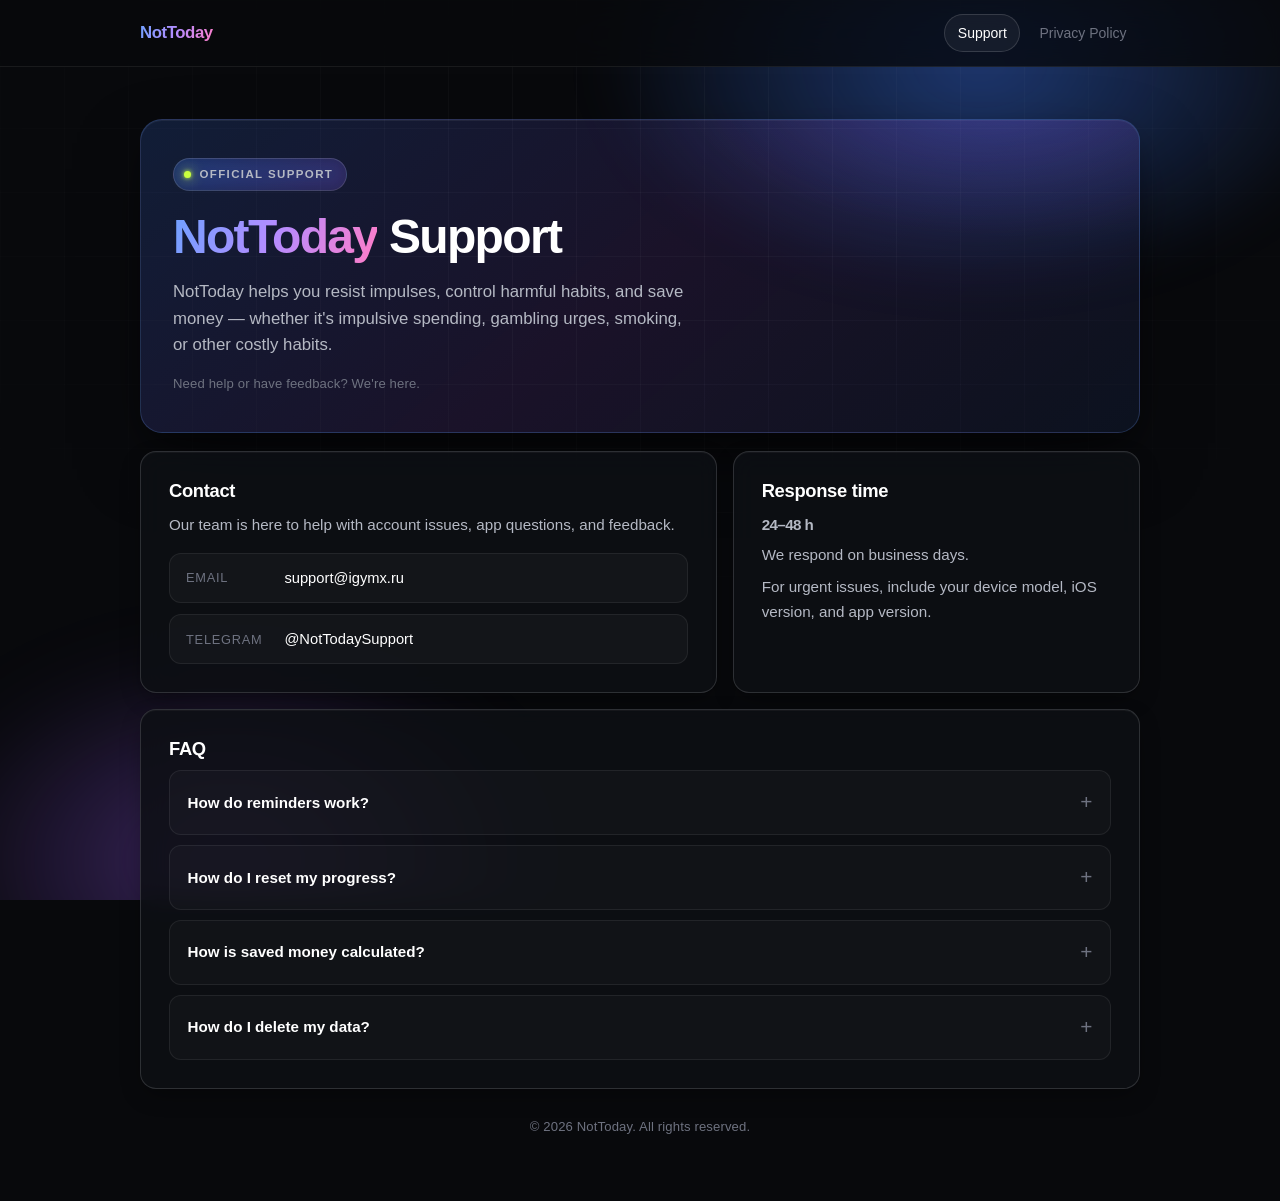
<file: nottoday/support/index.html>
<!doctype html>
<html lang="en">
<head>
  <meta charset="UTF-8">
  <meta name="viewport" content="width=device-width, initial-scale=1">
  <title>NotToday Support | igymx.ru</title>
  <meta name="description" content="Official support page for NotToday. Get help, contact support, and read quick answers about reminders, progress, and data deletion.">
  <meta name="robots" content="index,follow">
  <link rel="canonical" href="https://igymx.ru/nottoday/support">
  <meta property="og:title" content="NotToday Support">
  <meta property="og:description" content="Need help or have feedback? Contact NotToday support.">
  <meta property="og:type" content="website">
  <meta property="og:url" content="https://igymx.ru/nottoday/support">
  <meta property="og:site_name" content="NotToday">
  <meta name="theme-color" content="#08090C">

  <link rel="preconnect" href="https://rsms.me/">
  <link rel="stylesheet" href="https://rsms.me/inter/inter.css">
  <link rel="stylesheet" href="../../assets/nottoday.css">
</head>
<body>
  <div class="bg-field"></div>
  <div class="bg-grid"></div>

  <a class="skip-link" href="#content">Skip to content</a>

  <header class="site-nav">
    <div class="nav-inner">
      <a class="brand" href="/nottoday/support" aria-label="NotToday home">NotToday</a>
      <nav class="nav-links" aria-label="NotToday pages">
        <a href="/nottoday/support" aria-current="page">Support</a>
        <a href="/nottoday/privacy">Privacy Policy</a>
      </nav>
    </div>
  </header>

  <main id="content" class="page">

    <section class="hero" aria-labelledby="support-title">
      <span class="badge">Official Support</span>
      <h1 id="support-title"><span class="gradient-text">NotToday</span> Support</h1>
      <p>
        NotToday helps you resist impulses, control harmful habits, and save money —
        whether it's impulsive spending, gambling urges, smoking, or other costly habits.
      </p>
      <p class="meta">Need help or have feedback? We're here.</p>
    </section>

    <section class="grid" aria-label="Support details">

      <article class="card span-7">
        <h2 class="section-title">Contact</h2>
        <p>Our team is here to help with account issues, app questions, and feedback.</p>
        <ul class="contact-list">
          <li>
            <strong>Email</strong>
            <a href="mailto:support@igymx.ru">support@igymx.ru</a>
          </li>
          <li>
            <strong>Telegram</strong>
            <a href="https://t.me/NotTodaySupport" target="_blank" rel="noopener noreferrer">@NotTodaySupport</a>
          </li>
        </ul>
      </article>

      <article class="card span-5">
        <h2 class="section-title">Response time</h2>
        <p class="response-time">24–48 h</p>
        <p>We respond on business days.</p>
        <p class="response-note">For urgent issues, include your device model, iOS version, and app version.</p>
      </article>

      <article class="card span-12">
        <h2 class="section-title">FAQ</h2>
        <div class="faq">
          <details>
            <summary>How do reminders work?</summary>
            <p>You can set reminders inside the app. Notifications are delivered by your device and can be changed at any time in iOS notification preferences.</p>
          </details>
          <details>
            <summary>How do I reset my progress?</summary>
            <p>Open app settings and use the reset option for your tracking history. Please confirm carefully — this action may be irreversible.</p>
          </details>
          <details>
            <summary>How is saved money calculated?</summary>
            <p>Saved money is estimated from the cost values and frequency you configure. It's a motivational estimate, not financial advice.</p>
          </details>
          <details>
            <summary>How do I delete my data?</summary>
            <p>You can request data deletion from within the app when available, or contact us at <a href="mailto:support@igymx.ru">support@igymx.ru</a>.</p>
          </details>
        </div>
      </article>

    </section>

    <footer class="footer">
      © 2026 NotToday. All rights reserved.
    </footer>
  </main>
</body>
</html>
</file>
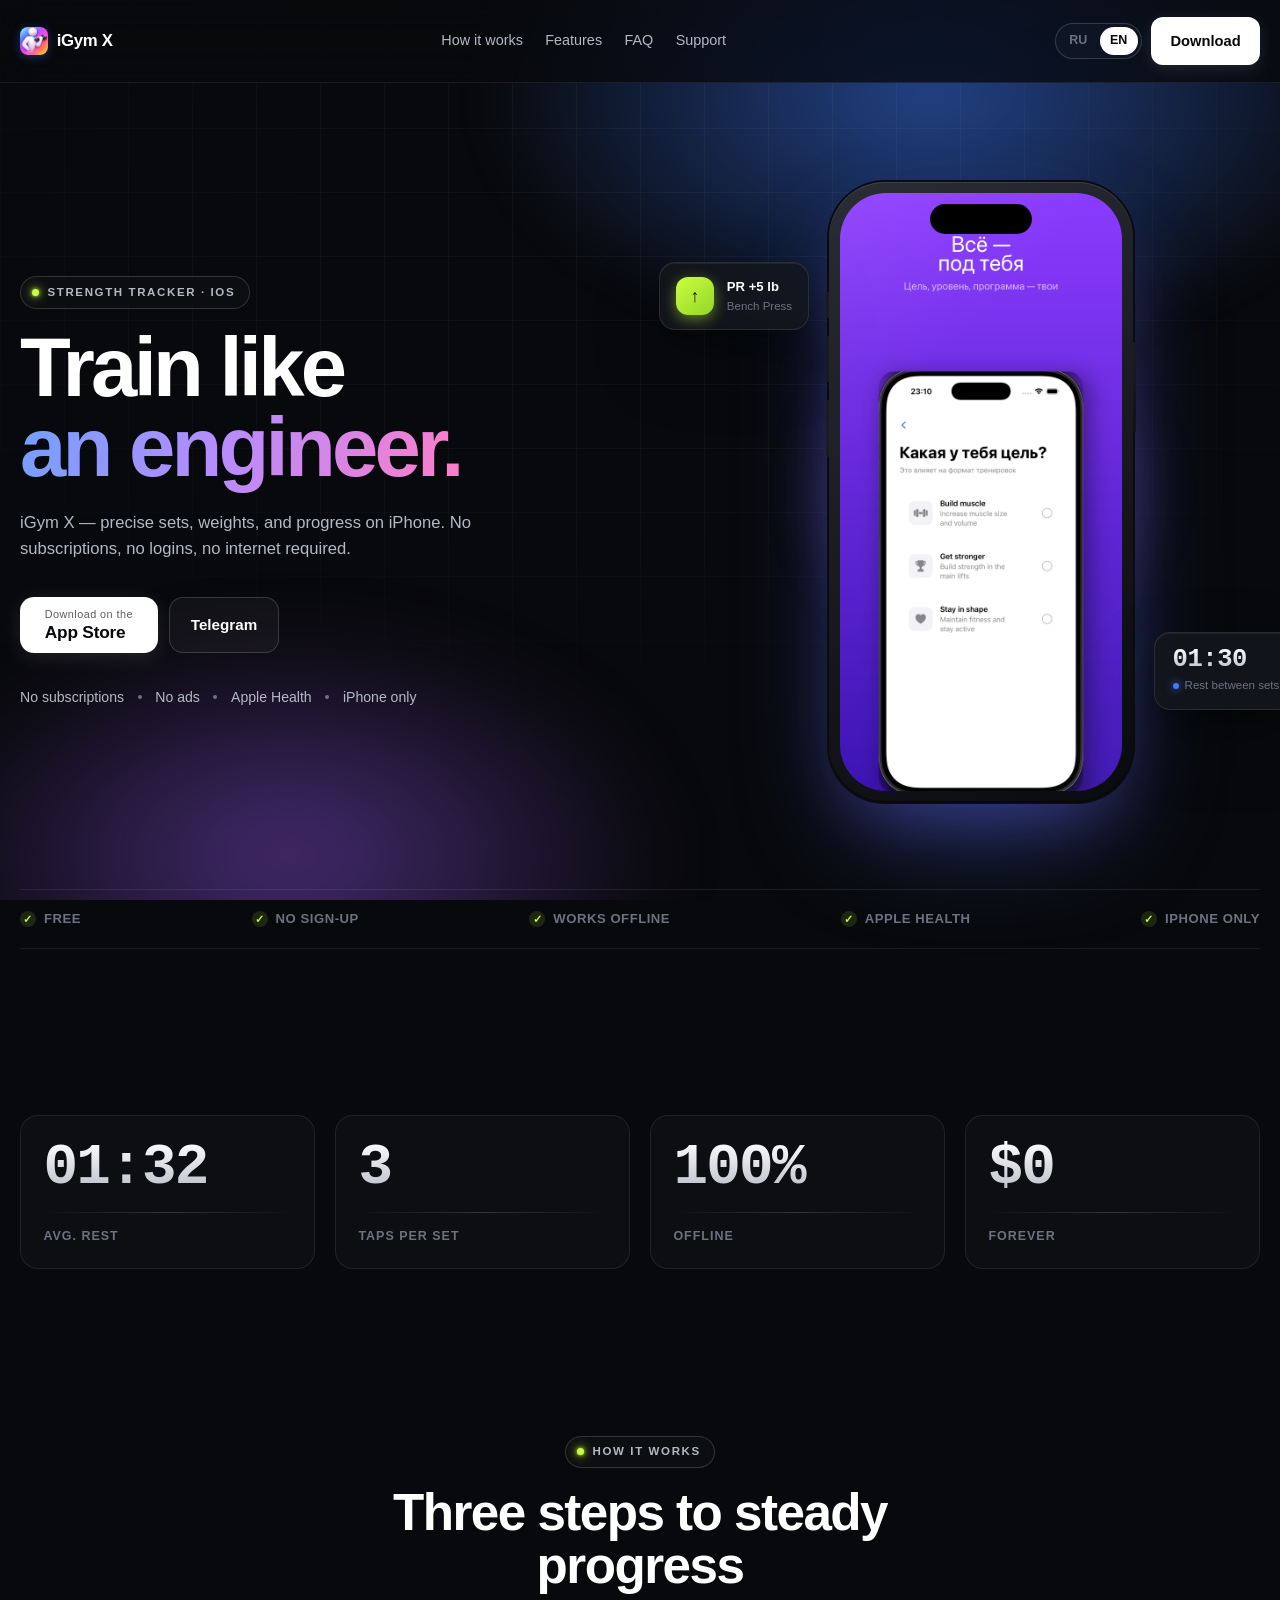
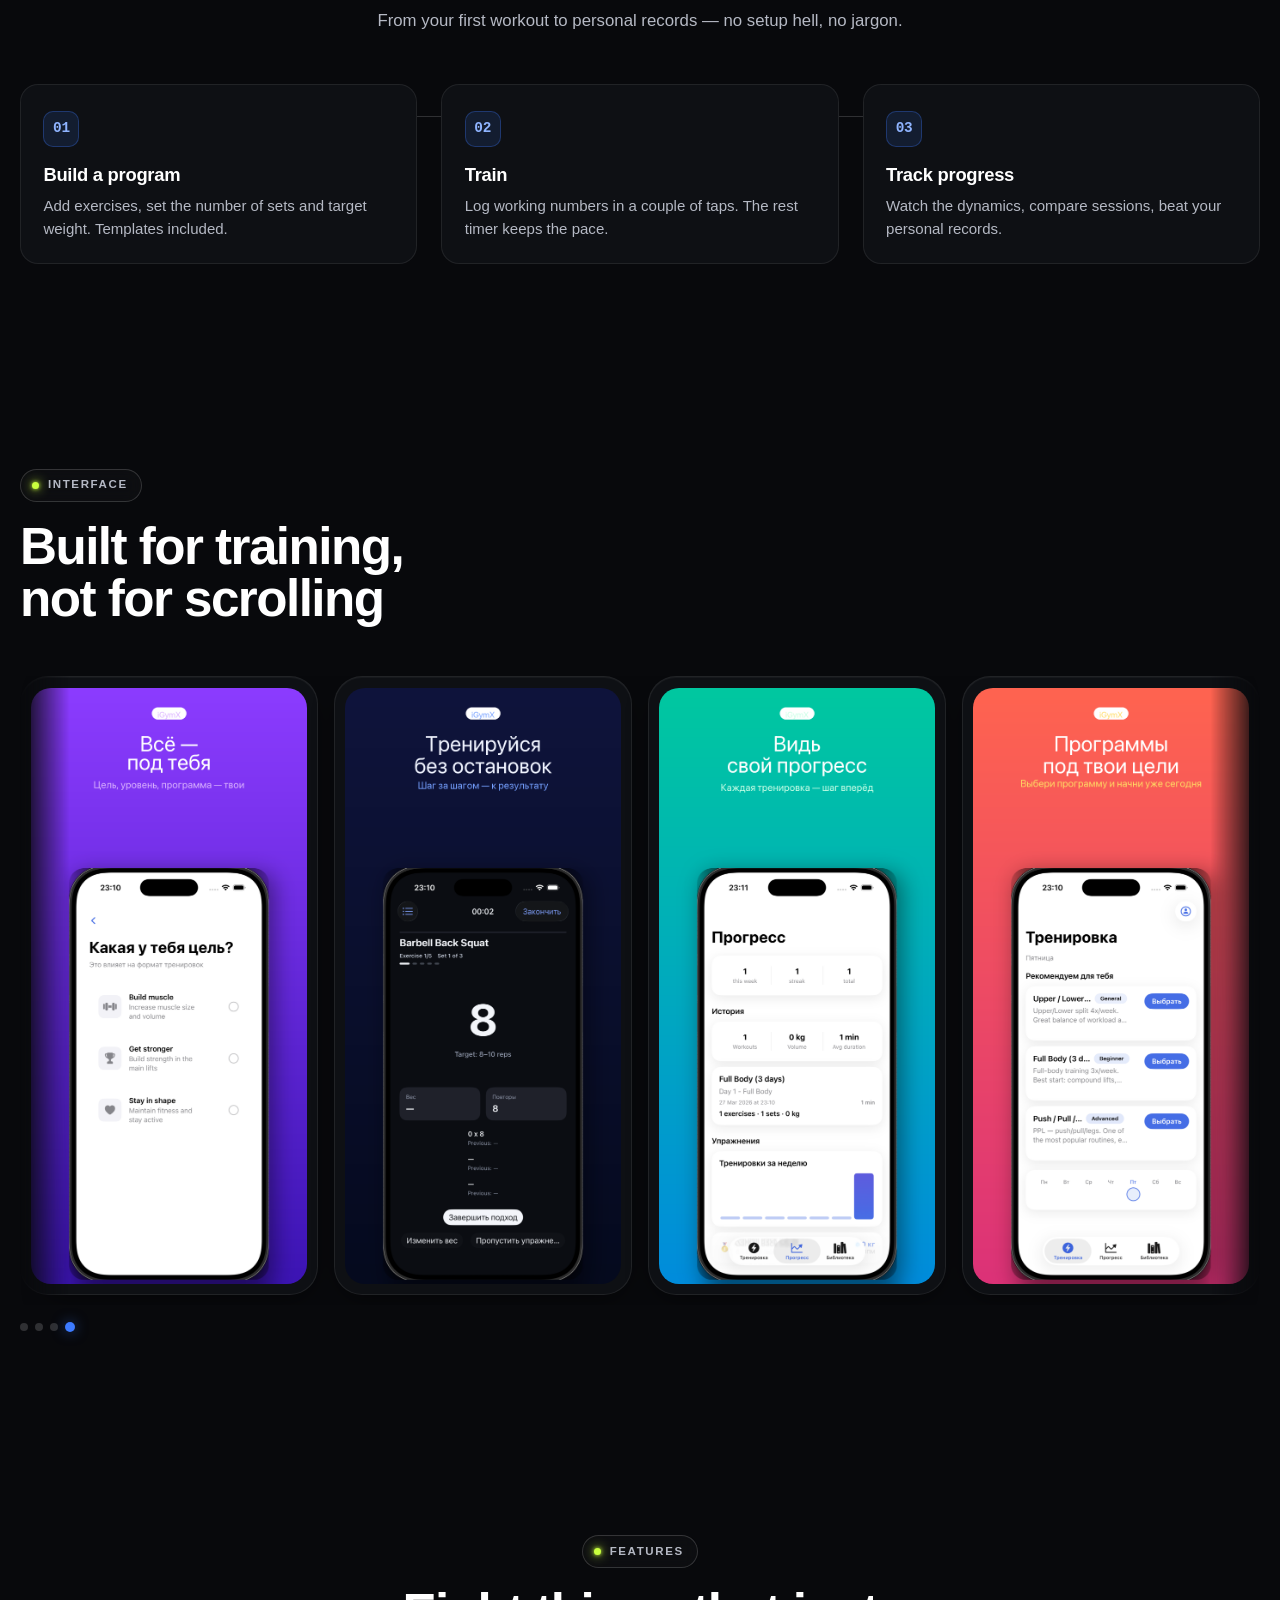
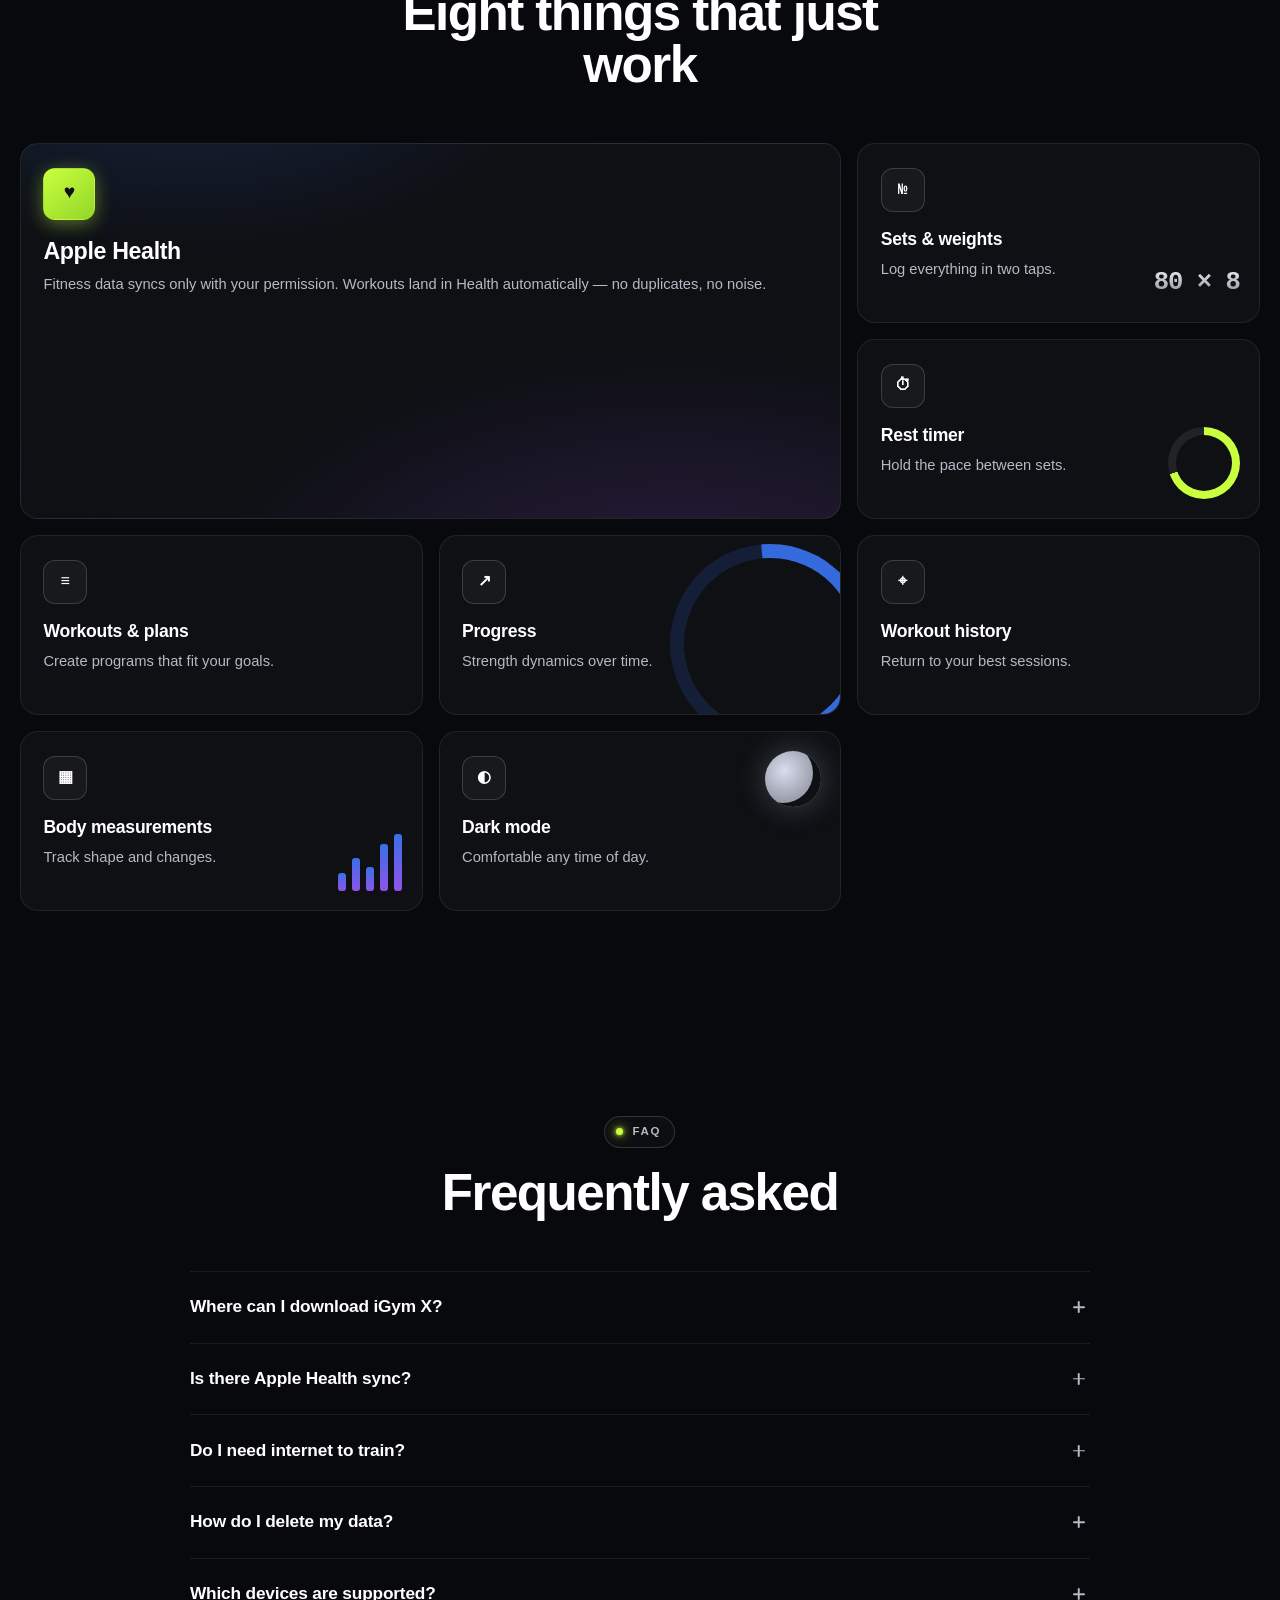
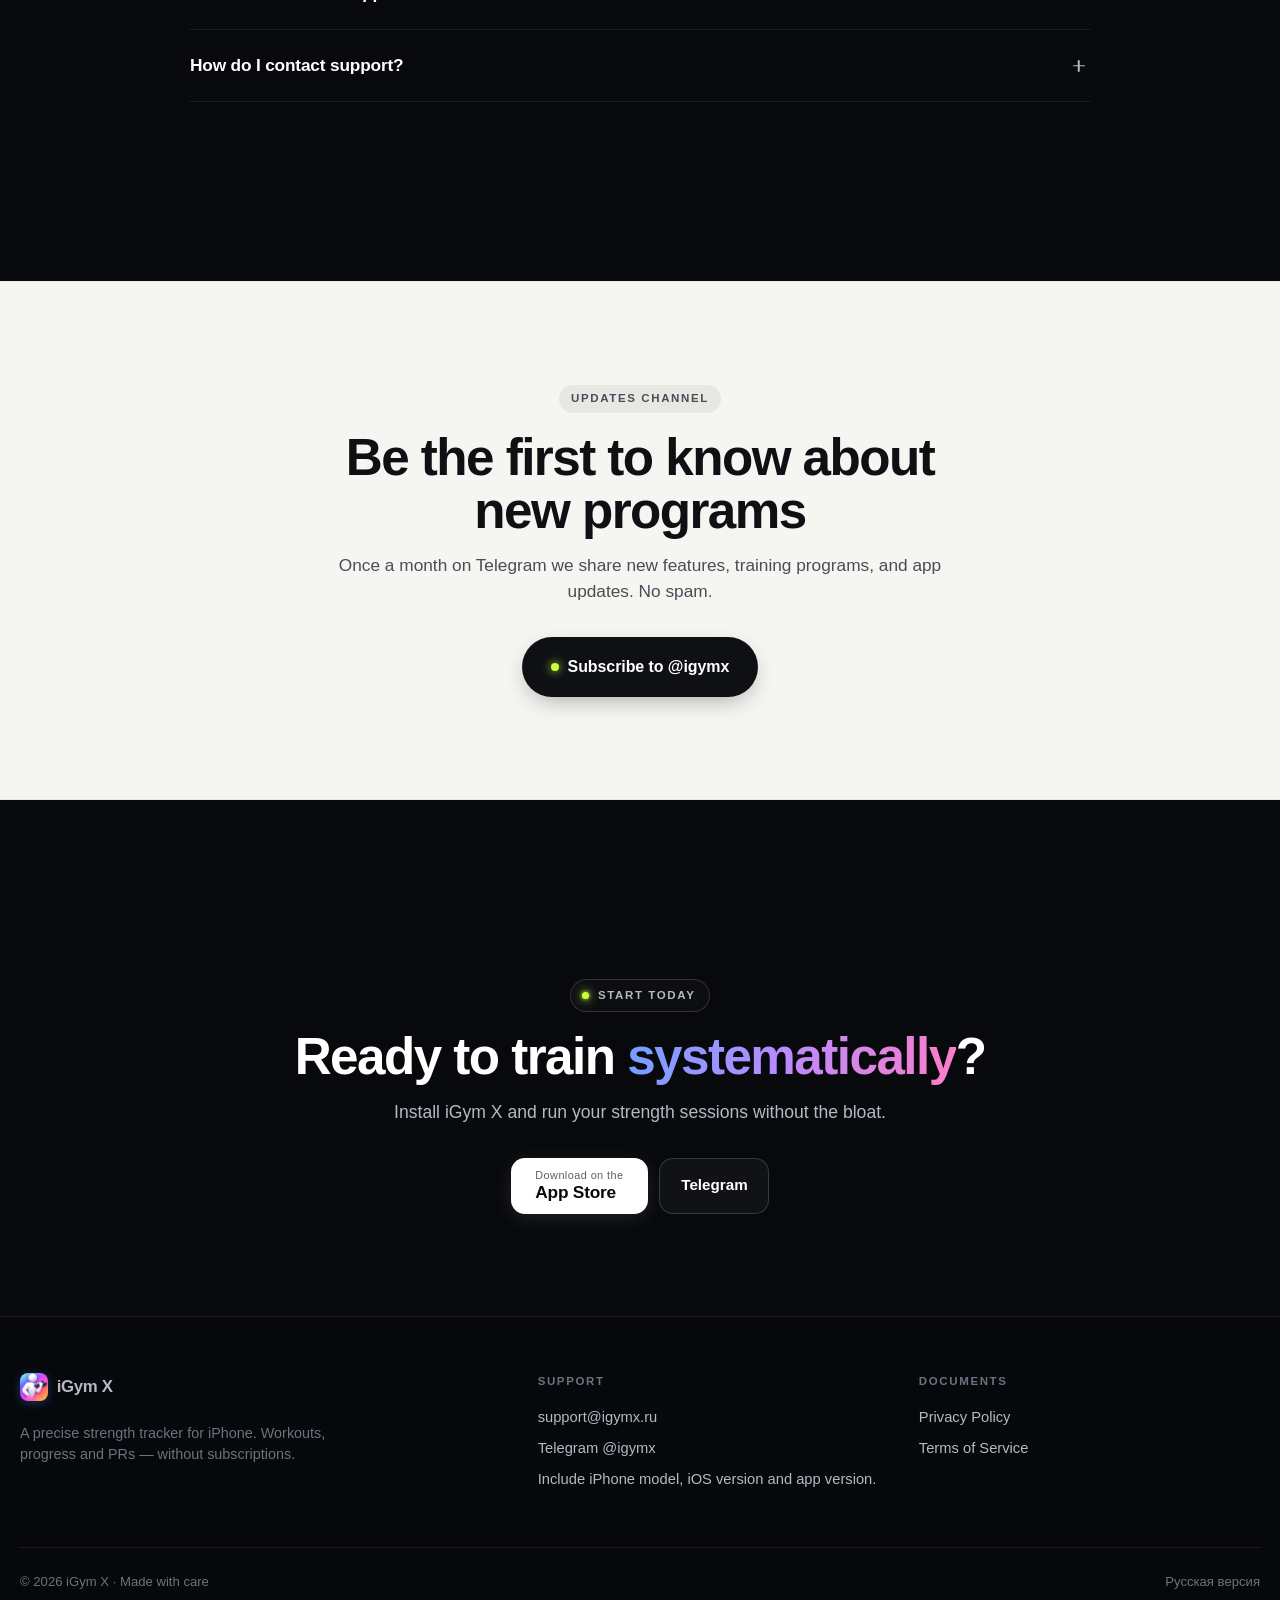
<file: index-en.html>
<!doctype html>
<html lang="en">
<head>
  <meta charset="UTF-8">
  <meta name="viewport" content="width=device-width, initial-scale=1, viewport-fit=cover">
  <title>iGym X: Strength Tracker</title>
  <meta name="description" content="iGym X — precise strength training tracker for iPhone. Sets, weights, rest timer, progress. No subscriptions, no logins.">

  <!-- Canonical & hreflang -->
  <link rel="canonical" href="https://igymx.ru/index-en.html">
  <link rel="alternate" hreflang="ru" href="https://igymx.ru/">
  <link rel="alternate" hreflang="en" href="https://igymx.ru/index-en.html">

  <!-- Open Graph -->
  <meta property="og:title" content="iGym X: Strength Tracker">
  <meta property="og:description" content="Precise sets, weights and progress for iPhone. No subscriptions.">
  <meta property="og:type" content="website">
  <meta property="og:url" content="https://igymx.ru/index-en.html">
  <meta property="og:image" content="https://igymx.ru/assets/iGymX-big.png">
  <meta property="og:locale" content="en_US">

  <!-- Twitter Card -->
  <meta name="twitter:card" content="summary_large_image">
  <meta name="twitter:title" content="iGym X: Strength Tracker">
  <meta name="twitter:description" content="Precise sets, weights and progress for iPhone. No subscriptions.">
  <meta name="twitter:image" content="https://igymx.ru/assets/iGymX-big.png">
  <meta name="apple-itunes-app" content="app-id=6759258469">

  <!-- Favicon & theme -->
  <link rel="icon" href="assets/iGymX-big.png" type="image/png">
  <link rel="apple-touch-icon" href="assets/iGymX-big.png">
  <meta name="theme-color" content="#08090C">

  <!-- Structured data -->
  <script type="application/ld+json">
  {
    "@context": "https://schema.org",
    "@type": "SoftwareApplication",
    "name": "iGym X",
    "operatingSystem": "iOS",
    "applicationCategory": "HealthApplication",
    "description": "iGym X — simple strength training tracker for iPhone: sets, weights, rest timer, and progress.",
    "offers": { "@type": "Offer", "price": "0", "priceCurrency": "USD" },
    "url": "https://igymx.ru/index-en.html"
  }
  </script>

  <link rel="preconnect" href="https://rsms.me/">
  <link rel="stylesheet" href="https://rsms.me/inter/inter.css">

  <link rel="preload" as="image" href="assets/img/igymx-screen-1.png">

  <link rel="stylesheet" href="assets/styles.css">
</head>
<body>
  <div class="bg-field"></div>
  <div class="bg-grid"></div>

  <header class="site-header">
    <div class="container header-row">
      <a class="brand" href="/">
        <img class="brand-mark" src="assets/iGymX-big.png" alt="">
        <span>iGym X</span>
      </a>

      <nav class="desktop-nav" aria-label="Main navigation">
        <a href="#how">How it works</a>
        <a href="#features">Features</a>
        <a href="#faq">FAQ</a>
        <a href="#support">Support</a>
      </nav>

      <div class="header-cta desktop-actions">
        <div class="lang-switch" role="group" aria-label="Language switch">
          <a href="index.html" lang="ru">RU</a>
          <a class="active" href="index-en.html" aria-current="page">EN</a>
        </div>
        <a class="btn btn-primary" href="https://apps.apple.com/us/app/igym-x-%D1%81%D0%B8%D0%BB%D0%BE%D0%B2%D0%BE%D0%B9-%D1%82%D1%80%D0%B5%D0%BA%D0%B5%D1%80/id6759258469">Download</a>
      </div>

      <button class="menu-toggle" type="button" aria-expanded="false" aria-controls="mobile-menu" aria-label="Open menu">
        <span></span><span></span><span></span>
      </button>
    </div>

    <nav id="mobile-menu" class="mobile-menu" aria-label="Mobile menu" hidden>
      <div class="container mobile-menu-inner">
        <a href="#how">How it works</a>
        <a href="#features">Features</a>
        <a href="#faq">FAQ</a>
        <a href="#support">Support</a>
        <a class="btn btn-primary" href="https://apps.apple.com/us/app/igym-x-%D1%81%D0%B8%D0%BB%D0%BE%D0%B2%D0%BE%D0%B9-%D1%82%D1%80%D0%B5%D0%BA%D0%B5%D1%80/id6759258469">Download on App Store</a>
        <div class="lang-switch" role="group" aria-label="Language switch">
          <a href="index.html" lang="ru">RU</a>
          <a class="active" href="index-en.html" aria-current="page">EN</a>
        </div>
      </div>
    </nav>
  </header>

  <main>
    <!-- HERO -->
    <section class="hero">
      <div class="container">
        <div class="hero-grid">
          <div class="hero-text">
            <div class="eyebrow reveal d1">
              <span class="eyebrow-dot"></span>
              Strength Tracker · iOS
            </div>

            <h1 class="hero-h1 reveal d2">
              Train like<br>
              <span class="gradient-text">an engineer.</span>
            </h1>

            <p class="hero-sub reveal d3">
              iGym X — precise sets, weights, and progress on iPhone.
              No subscriptions, no logins, no internet required.
            </p>

            <div class="hero-actions reveal d4">
              <a class="btn-store" href="https://apps.apple.com/us/app/igym-x-%D1%81%D0%B8%D0%BB%D0%BE%D0%B2%D0%BE%D0%B9-%D1%82%D1%80%D0%B5%D0%BA%D0%B5%D1%80/id6759258469" aria-label="Download on App Store">
                <span class="btn-store-sub">Download on the</span>
                <span class="btn-store-name">App Store</span>
              </a>
              <a class="btn-tg" href="https://t.me/igymx" target="_blank" rel="noopener">Telegram</a>
            </div>

            <div class="hero-trust reveal d5">
              <span>No subscriptions</span>
              <span class="trust-dot" aria-hidden="true"></span>
              <span>No ads</span>
              <span class="trust-dot" aria-hidden="true"></span>
              <span>Apple Health</span>
              <span class="trust-dot" aria-hidden="true"></span>
              <span>iPhone only</span>
            </div>
          </div>

          <div class="hero-stage reveal d3" aria-hidden="true">
            <div class="iphone">
              <div class="iphone-frame">
                <div class="iphone-island"></div>
                <img class="iphone-screen" src="assets/img/igymx-screen-1.png" alt="iGym X active workout screen">
              </div>
            </div>

            <div class="float-card float-pr">
              <div class="float-pr-icon">↑</div>
              <div>
                <div class="float-pr-title">PR +5 lb</div>
                <div class="float-pr-sub">Bench Press</div>
              </div>
            </div>

            <div class="float-card float-timer">
              <div>
                <div class="float-timer-num" id="live-timer">01:32</div>
                <div class="float-timer-sub">
                  <span class="float-timer-dot"></span>
                  Rest between sets
                </div>
              </div>
            </div>
          </div>
        </div>

        <div class="hero-strip reveal d5">
          <span><span class="check">✓</span> Free</span>
          <span><span class="check">✓</span> No sign-up</span>
          <span><span class="check">✓</span> Works offline</span>
          <span><span class="check">✓</span> Apple Health</span>
          <span><span class="check">✓</span> iPhone only</span>
        </div>
      </div>
    </section>

    <!-- STATS -->
    <section class="section section-stats">
      <div class="container">
        <div class="stats-grid">
          <div class="stat reveal d1">
            <div class="stat-num">01:32</div>
            <div class="stat-divider"></div>
            <div class="stat-label">Avg. rest</div>
          </div>
          <div class="stat reveal d2">
            <div class="stat-num">3</div>
            <div class="stat-divider"></div>
            <div class="stat-label">Taps per set</div>
          </div>
          <div class="stat reveal d3">
            <div class="stat-num">100%</div>
            <div class="stat-divider"></div>
            <div class="stat-label">Offline</div>
          </div>
          <div class="stat reveal d4">
            <div class="stat-num">$0</div>
            <div class="stat-divider"></div>
            <div class="stat-label">Forever</div>
          </div>
        </div>
      </div>
    </section>

    <!-- HOW IT WORKS -->
    <section class="section section-how" id="how">
      <div class="container">
        <div class="section-head center">
          <span class="eyebrow"><span class="eyebrow-dot"></span> How it works</span>
          <h2>Three steps to steady progress</h2>
          <p>From your first workout to personal records — no setup hell, no jargon.</p>
        </div>
        <div class="steps-grid">
          <div class="step reveal d1">
            <div class="step-num">01</div>
            <h3>Build a program</h3>
            <p>Add exercises, set the number of sets and target weight. Templates included.</p>
          </div>
          <div class="step reveal d2">
            <div class="step-num">02</div>
            <h3>Train</h3>
            <p>Log working numbers in a couple of taps. The rest timer keeps the pace.</p>
          </div>
          <div class="step reveal d3">
            <div class="step-num">03</div>
            <h3>Track progress</h3>
            <p>Watch the dynamics, compare sessions, beat your personal records.</p>
          </div>
        </div>
      </div>
    </section>

    <!-- SCREENSHOTS -->
    <section class="section section-screens">
      <div class="container">
        <div class="section-head">
          <span class="eyebrow"><span class="eyebrow-dot"></span> Interface</span>
          <h2>Built for training, not for scrolling</h2>
        </div>
        <div class="screens-track" aria-label="iGym X screenshots carousel">
          <article class="screen-card">
            <img src="assets/img/igymx-screen-1.png" alt="Active workout screen with exercise, reps and finish-set button" loading="lazy">
          </article>
          <article class="screen-card">
            <img src="assets/img/igymx-screen-2.png" alt="Progress screen with workout history and activity chart" loading="lazy">
          </article>
          <article class="screen-card">
            <img src="assets/img/igymx-screen-3.png" alt="Program selection screen with recommendations" loading="lazy">
          </article>
          <article class="screen-card">
            <img src="assets/img/igymx-screen-4.png" alt="Goal selection screen tailored to the user" loading="lazy">
          </article>
        </div>
        <div class="screens-footer">
          <p class="swipe-hint">Swipe to see more →</p>
          <div class="carousel-dots" id="screen-dots" aria-hidden="true"></div>
        </div>
      </div>
    </section>

    <!-- FEATURES BENTO -->
    <section class="section section-features" id="features">
      <div class="container">
        <div class="section-head center">
          <span class="eyebrow"><span class="eyebrow-dot"></span> Features</span>
          <h2>Eight things that just work</h2>
        </div>

        <div class="bento">
          <article class="bento-cell bento-l reveal d1">
            <div class="bento-icon">♥</div>
            <h3>Apple Health</h3>
            <p>Fitness data syncs only with your permission. Workouts land in Health automatically — no duplicates, no noise.</p>
          </article>

          <article class="bento-cell bento-m reveal d2">
            <div class="bento-icon">№</div>
            <h3>Sets & weights</h3>
            <p>Log everything in two taps.</p>
            <div class="bento-numbers">80 × 8</div>
          </article>

          <article class="bento-cell bento-m reveal d3">
            <div class="bento-icon">⏱</div>
            <h3>Rest timer</h3>
            <p>Hold the pace between sets.</p>
            <div class="bento-ring"></div>
          </article>

          <article class="bento-cell bento-s reveal d2">
            <div class="bento-icon">≡</div>
            <h3>Workouts & plans</h3>
            <p>Create programs that fit your goals.</p>
          </article>

          <article class="bento-cell bento-s reveal d3">
            <div class="bento-icon">↗</div>
            <h3>Progress</h3>
            <p>Strength dynamics over time.</p>
            <div class="bento-gauge"></div>
          </article>

          <article class="bento-cell bento-s reveal d4">
            <div class="bento-icon">⌖</div>
            <h3>Workout history</h3>
            <p>Return to your best sessions.</p>
          </article>

          <article class="bento-cell bento-s reveal d4">
            <div class="bento-icon">▦</div>
            <h3>Body measurements</h3>
            <p>Track shape and changes.</p>
            <div class="bento-bars">
              <span></span><span></span><span></span><span></span><span></span>
            </div>
          </article>

          <article class="bento-cell bento-s reveal d5">
            <div class="bento-icon">◐</div>
            <h3>Dark mode</h3>
            <p>Comfortable any time of day.</p>
            <div class="bento-moon"></div>
          </article>
        </div>
      </div>
    </section>

    <!-- FAQ -->
    <section class="section section-faq" id="faq">
      <div class="container narrow">
        <div class="section-head center">
          <span class="eyebrow"><span class="eyebrow-dot"></span> FAQ</span>
          <h2>Frequently asked</h2>
        </div>

        <div class="faq" data-accordion>
          <article class="faq-item">
            <button class="faq-question" type="button" aria-expanded="false" aria-controls="faq-en-1" id="faq-btn-en-1">
              <span>Where can I download iGym X?</span><span class="faq-toggle" aria-hidden="true"></span>
            </button>
            <div id="faq-en-1" class="faq-answer" role="region" aria-labelledby="faq-btn-en-1">
              <p>iGym X is available on the App Store. Subscribe to our Telegram channel for updates and new programs.</p>
            </div>
          </article>
          <article class="faq-item">
            <button class="faq-question" type="button" aria-expanded="false" aria-controls="faq-en-2" id="faq-btn-en-2">
              <span>Is there Apple Health sync?</span><span class="faq-toggle" aria-hidden="true"></span>
            </button>
            <div id="faq-en-2" class="faq-answer" role="region" aria-labelledby="faq-btn-en-2">
              <p>Yes, via HealthKit and only after you explicitly grant permission in iOS Settings.</p>
            </div>
          </article>
          <article class="faq-item">
            <button class="faq-question" type="button" aria-expanded="false" aria-controls="faq-en-3" id="faq-btn-en-3">
              <span>Do I need internet to train?</span><span class="faq-toggle" aria-hidden="true"></span>
            </button>
            <div id="faq-en-3" class="faq-answer" role="region" aria-labelledby="faq-btn-en-3">
              <p>No. All key tracking features work fully offline.</p>
            </div>
          </article>
          <article class="faq-item">
            <button class="faq-question" type="button" aria-expanded="false" aria-controls="faq-en-4" id="faq-btn-en-4">
              <span>How do I delete my data?</span><span class="faq-toggle" aria-hidden="true"></span>
            </button>
            <div id="faq-en-4" class="faq-answer" role="region" aria-labelledby="faq-btn-en-4">
              <p>You can delete data inside the app or send a request to <a href="mailto:support@igymx.ru">support@igymx.ru</a>.</p>
            </div>
          </article>
          <article class="faq-item">
            <button class="faq-question" type="button" aria-expanded="false" aria-controls="faq-en-5" id="faq-btn-en-5">
              <span>Which devices are supported?</span><span class="faq-toggle" aria-hidden="true"></span>
            </button>
            <div id="faq-en-5" class="faq-answer" role="region" aria-labelledby="faq-btn-en-5">
              <p>iPhone with current iOS. iPad and macOS support is on the roadmap.</p>
            </div>
          </article>
          <article class="faq-item">
            <button class="faq-question" type="button" aria-expanded="false" aria-controls="faq-en-6" id="faq-btn-en-6">
              <span>How do I contact support?</span><span class="faq-toggle" aria-hidden="true"></span>
            </button>
            <div id="faq-en-6" class="faq-answer" role="region" aria-labelledby="faq-btn-en-6">
              <p>Email <a href="mailto:support@igymx.ru">support@igymx.ru</a> or message us on Telegram: <a href="https://t.me/igymx" target="_blank" rel="noopener">@igymx</a>.</p>
            </div>
          </article>
        </div>
      </div>
    </section>

    <!-- NOTIFY -->
    <section class="section section-notify">
      <div class="container">
        <div class="notify-content">
          <span class="notify-eyebrow">Updates channel</span>
          <h2>Be the first to know about new programs</h2>
          <p>Once a month on Telegram we share new features, training programs, and app updates. No spam.</p>
          <a class="notify-tg" href="https://t.me/igymx" target="_blank" rel="noopener">Subscribe to @igymx</a>
        </div>
      </div>
    </section>

    <!-- CTA -->
    <section class="section section-cta">
      <div class="container cta-content">
        <span class="eyebrow"><span class="eyebrow-dot"></span> Start today</span>
        <h2>Ready to train <span class="gradient-text">systematically</span>?</h2>
        <p>Install iGym X and run your strength sessions without the bloat.</p>
        <div class="hero-actions">
          <a class="btn-store" href="https://apps.apple.com/us/app/igym-x-%D1%81%D0%B8%D0%BB%D0%BE%D0%B2%D0%BE%D0%B9-%D1%82%D1%80%D0%B5%D0%BA%D0%B5%D1%80/id6759258469" aria-label="Download on App Store">
            <span class="btn-store-sub">Download on the</span>
            <span class="btn-store-name">App Store</span>
          </a>
          <a class="btn-tg" href="https://t.me/igymx" target="_blank" rel="noopener">Telegram</a>
        </div>
      </div>
    </section>
  </main>

  <footer class="site-footer" id="support">
    <div class="container">
      <div class="footer-inner">
        <div class="footer-brand-block">
          <a class="brand" href="/">
            <img class="brand-mark" src="assets/iGymX-big.png" alt="">
            <span>iGym X</span>
          </a>
          <p class="footer-brand-tagline">A precise strength tracker for iPhone. Workouts, progress and PRs — without subscriptions.</p>
        </div>

        <div class="footer-col">
          <h4>Support</h4>
          <a href="mailto:support@igymx.ru">support@igymx.ru</a>
          <a href="https://t.me/igymx" target="_blank" rel="noopener">Telegram @igymx</a>
          <p>Include iPhone model, iOS version and app version.</p>
        </div>

        <div class="footer-col">
          <h4>Documents</h4>
          <a href="/privacy-en.html">Privacy Policy</a>
          <a href="/terms-en.html">Terms of Service</a>
        </div>
      </div>

      <div class="footer-bottom">
        <span>© 2026 iGym X · Made with care</span>
        <span><a href="index.html">Русская версия</a></span>
      </div>
    </div>
  </footer>

  <script src="assets/app.js" defer></script>
</body>
</html>
</file>
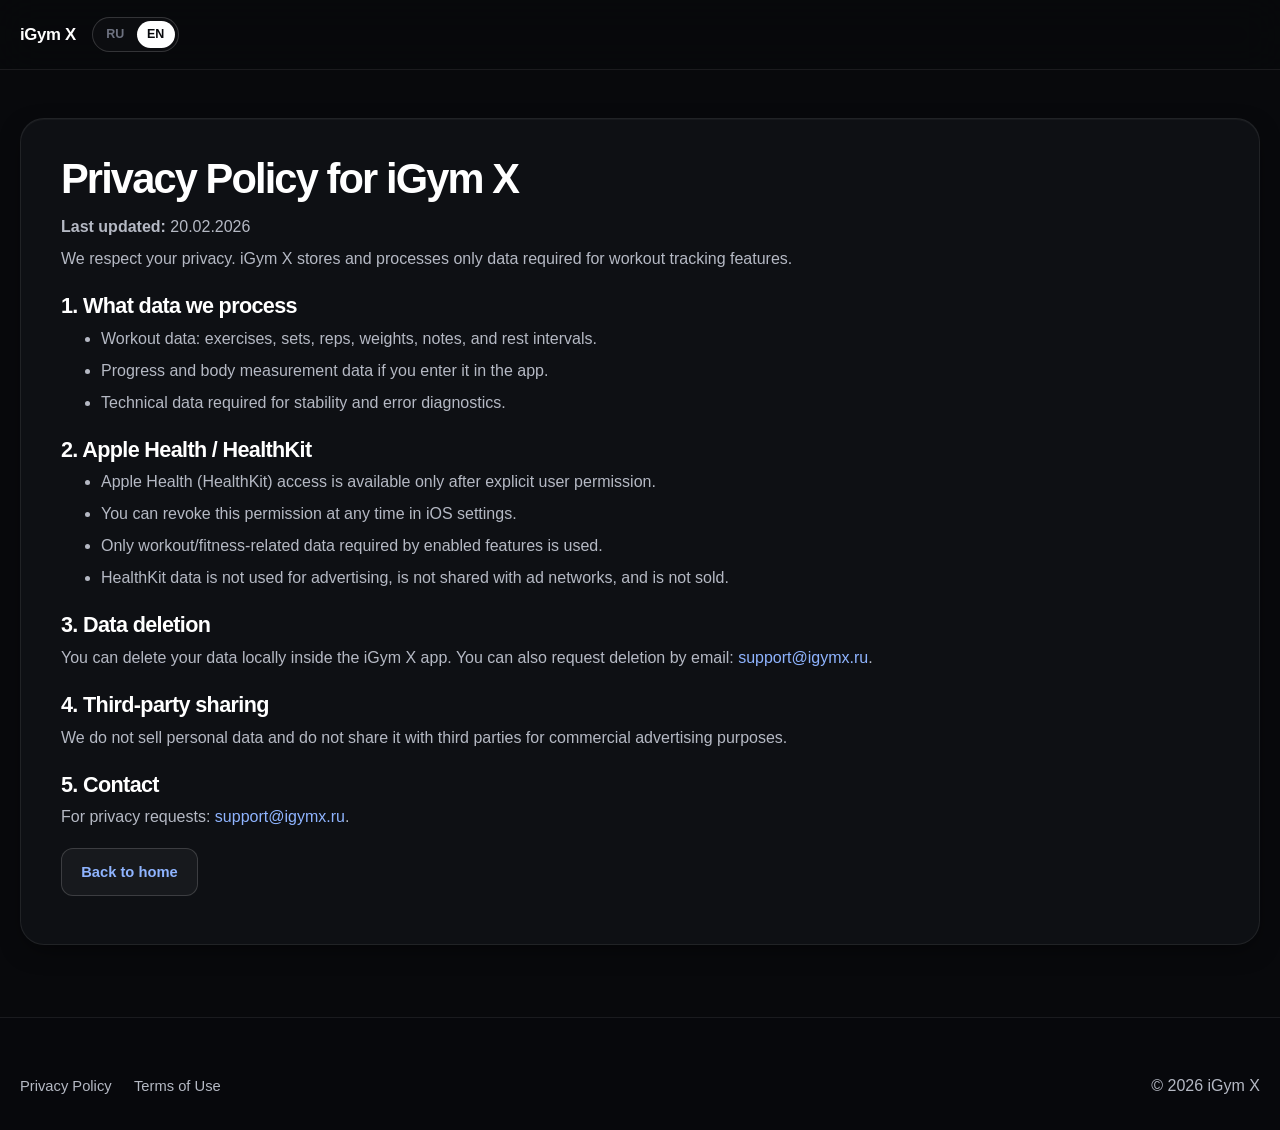
<file: privacy-en.html>
<!doctype html>
<html lang="en">
<head>
  <meta charset="UTF-8">
  <meta name="viewport" content="width=device-width, initial-scale=1">
  <title>Privacy Policy — iGym X</title>
  <meta name="description" content="iGym X privacy policy including Apple Health / HealthKit data handling.">
  <meta property="og:title" content="Privacy Policy — iGym X">
  <meta property="og:description" content="How iGym X processes workout and Apple Health / HealthKit data.">
  <meta property="og:type" content="article">
  <meta property="og:url" content="https://igymx.ru/privacy-en.html">
  <link rel="stylesheet" href="assets/styles.css">
</head>
<body>
  <header class="site-header">
    <div class="container header-row">
      <a class="brand" href="/index-en.html">iGym X</a>
      <div class="header-cta header-right">
        <div class="lang-switch" role="group" aria-label="Language switcher">
          <a href="privacy.html" lang="ru">RU</a>
          <a class="active" href="privacy-en.html" aria-current="page">EN</a>
        </div>
      </div>
    </div>
  </header>

  <main class="doc-main">
    <article class="container doc-article">
      <h1>Privacy Policy for iGym X</h1>
      <p><strong>Last updated:</strong> 20.02.2026</p>
      <p>We respect your privacy. iGym X stores and processes only data required for workout tracking features.</p>

      <h2>1. What data we process</h2>
      <ul>
        <li>Workout data: exercises, sets, reps, weights, notes, and rest intervals.</li>
        <li>Progress and body measurement data if you enter it in the app.</li>
        <li>Technical data required for stability and error diagnostics.</li>
      </ul>

      <h2>2. Apple Health / HealthKit</h2>
      <ul>
        <li>Apple Health (HealthKit) access is available only after explicit user permission.</li>
        <li>You can revoke this permission at any time in iOS settings.</li>
        <li>Only workout/fitness-related data required by enabled features is used.</li>
        <li>HealthKit data is not used for advertising, is not shared with ad networks, and is not sold.</li>
      </ul>

      <h2>3. Data deletion</h2>
      <p>You can delete your data locally inside the iGym X app. You can also request deletion by email: <a href="mailto:support@igymx.ru">support@igymx.ru</a>.</p>

      <h2>4. Third-party sharing</h2>
      <p>We do not sell personal data and do not share it with third parties for commercial advertising purposes.</p>

      <h2>5. Contact</h2>
      <p>For privacy requests: <a href="mailto:support@igymx.ru">support@igymx.ru</a>.</p>

      <p style="margin-top:1.2rem;"><a class="btn btn-secondary" href="/index-en.html">Back to home</a></p>
    </article>
  </main>

  <footer class="site-footer">
    <div class="container footer-inner">
      <nav class="footer-links" aria-label="Footer links">
        <a href="/privacy-en.html">Privacy Policy</a>
        <a href="/terms-en.html">Terms of Use</a>
      </nav>
      <p>© 2026 iGym X</p>
    </div>
  </footer>
</body>
</html>
</file>
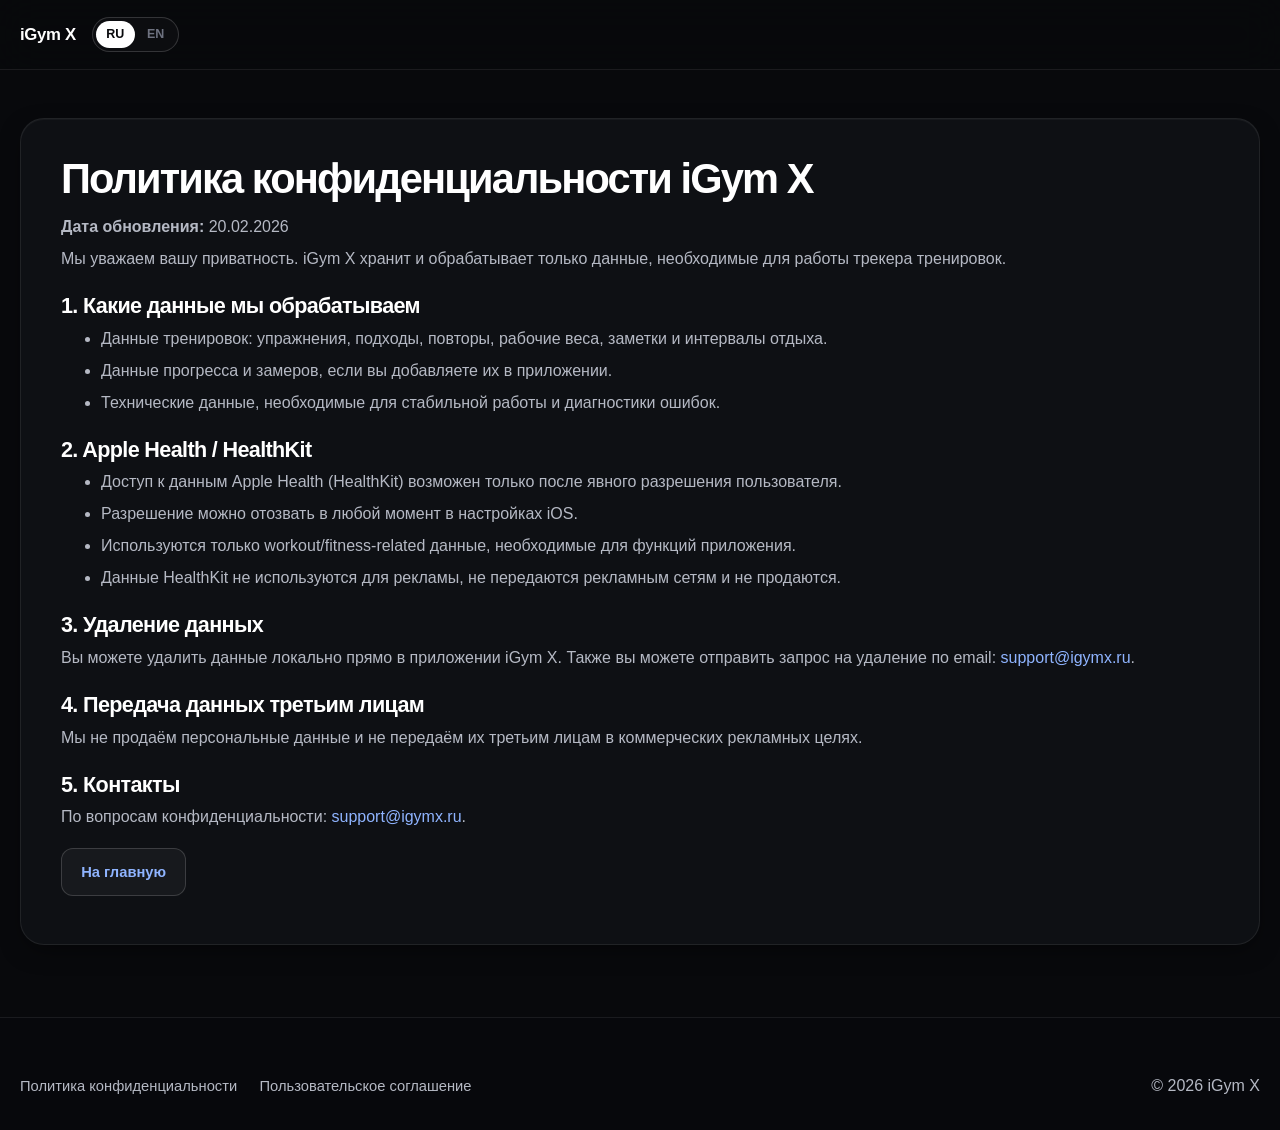
<file: privacy.html>
<!doctype html>
<html lang="ru">
<head>
  <meta charset="UTF-8">
  <meta name="viewport" content="width=device-width, initial-scale=1">
  <title>Политика конфиденциальности — iGym X</title>
  <meta name="description" content="Политика конфиденциальности iGym X с описанием обработки данных и HealthKit.">
  <meta property="og:title" content="Политика конфиденциальности — iGym X">
  <meta property="og:description" content="Как iGym X обрабатывает данные тренировок и Apple Health / HealthKit.">
  <meta property="og:type" content="article">
  <meta property="og:url" content="https://igymx.ru/privacy.html">
  <link rel="stylesheet" href="assets/styles.css">
</head>
<body>
  <header class="site-header">
    <div class="container header-row">
      <a class="brand" href="/">iGym X</a>
      <div class="header-cta header-right">
        <div class="lang-switch" role="group" aria-label="Переключение языка">
          <a class="active" href="privacy.html" aria-current="page">RU</a>
          <a href="privacy-en.html" lang="en">EN</a>
        </div>
      </div>
    </div>
  </header>

  <main class="doc-main">
    <article class="container doc-article">
      <h1>Политика конфиденциальности iGym X</h1>
      <p><strong>Дата обновления:</strong> 20.02.2026</p>
      <p>Мы уважаем вашу приватность. iGym X хранит и обрабатывает только данные, необходимые для работы трекера тренировок.</p>

      <h2>1. Какие данные мы обрабатываем</h2>
      <ul>
        <li>Данные тренировок: упражнения, подходы, повторы, рабочие веса, заметки и интервалы отдыха.</li>
        <li>Данные прогресса и замеров, если вы добавляете их в приложении.</li>
        <li>Технические данные, необходимые для стабильной работы и диагностики ошибок.</li>
      </ul>

      <h2>2. Apple Health / HealthKit</h2>
      <ul>
        <li>Доступ к данным Apple Health (HealthKit) возможен только после явного разрешения пользователя.</li>
        <li>Разрешение можно отозвать в любой момент в настройках iOS.</li>
        <li>Используются только workout/fitness-related данные, необходимые для функций приложения.</li>
        <li>Данные HealthKit не используются для рекламы, не передаются рекламным сетям и не продаются.</li>
      </ul>

      <h2>3. Удаление данных</h2>
      <p>Вы можете удалить данные локально прямо в приложении iGym X. Также вы можете отправить запрос на удаление по email: <a href="mailto:support@igymx.ru">support@igymx.ru</a>.</p>

      <h2>4. Передача данных третьим лицам</h2>
      <p>Мы не продаём персональные данные и не передаём их третьим лицам в коммерческих рекламных целях.</p>

      <h2>5. Контакты</h2>
      <p>По вопросам конфиденциальности: <a href="mailto:support@igymx.ru">support@igymx.ru</a>.</p>

      <p style="margin-top:1.2rem;"><a class="btn btn-secondary" href="/">На главную</a></p>
    </article>
  </main>

  <footer class="site-footer">
    <div class="container footer-inner">
      <nav class="footer-links" aria-label="Ссылки в подвале">
        <a href="/privacy.html">Политика конфиденциальности</a>
        <a href="/terms.html">Пользовательское соглашение</a>
      </nav>
      <p>© 2026 iGym X</p>
    </div>
  </footer>
</body>
</html>
</file>
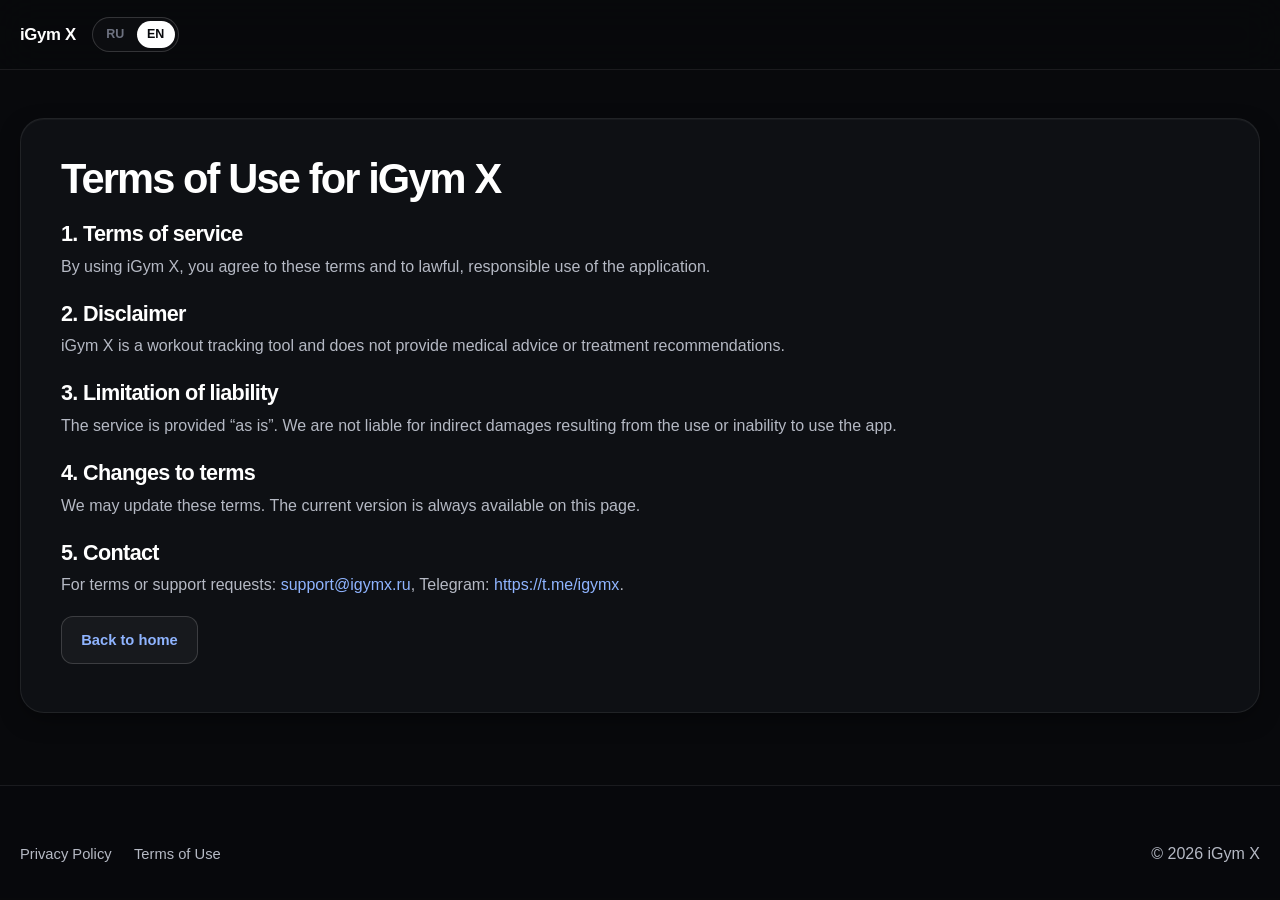
<file: terms-en.html>
<!doctype html>
<html lang="en">
<head>
  <meta charset="UTF-8">
  <meta name="viewport" content="width=device-width, initial-scale=1">
  <title>Terms of Use — iGym X</title>
  <meta name="description" content="iGym X terms of use: service conditions, disclaimer, and liability limitation.">
  <meta property="og:title" content="Terms of Use — iGym X">
  <meta property="og:type" content="article">
  <meta property="og:url" content="https://igymx.ru/terms-en.html">
  <link rel="stylesheet" href="assets/styles.css">
</head>
<body>
  <header class="site-header">
    <div class="container header-row">
      <a class="brand" href="/index-en.html">iGym X</a>
      <div class="header-cta header-right">
        <div class="lang-switch" role="group" aria-label="Language switcher">
          <a href="terms.html" lang="ru">RU</a>
          <a class="active" href="terms-en.html" aria-current="page">EN</a>
        </div>
      </div>
    </div>
  </header>

  <main class="doc-main">
    <article class="container doc-article">
      <h1>Terms of Use for iGym X</h1>
      <h2>1. Terms of service</h2>
      <p>By using iGym X, you agree to these terms and to lawful, responsible use of the application.</p>

      <h2>2. Disclaimer</h2>
      <p>iGym X is a workout tracking tool and does not provide medical advice or treatment recommendations.</p>

      <h2>3. Limitation of liability</h2>
      <p>The service is provided “as is”. We are not liable for indirect damages resulting from the use or inability to use the app.</p>

      <h2>4. Changes to terms</h2>
      <p>We may update these terms. The current version is always available on this page.</p>

      <h2>5. Contact</h2>
      <p>For terms or support requests: <a href="mailto:support@igymx.ru">support@igymx.ru</a>, Telegram: <a href="https://t.me/igymx" target="_blank" rel="noopener">https://t.me/igymx</a>.</p>

      <p style="margin-top:1.2rem;"><a class="btn btn-secondary" href="/index-en.html">Back to home</a></p>
    </article>
  </main>

  <footer class="site-footer">
    <div class="container footer-inner">
      <nav class="footer-links" aria-label="Footer links">
        <a href="/privacy-en.html">Privacy Policy</a>
        <a href="/terms-en.html">Terms of Use</a>
      </nav>
      <p>© 2026 iGym X</p>
    </div>
  </footer>
</body>
</html>
</file>
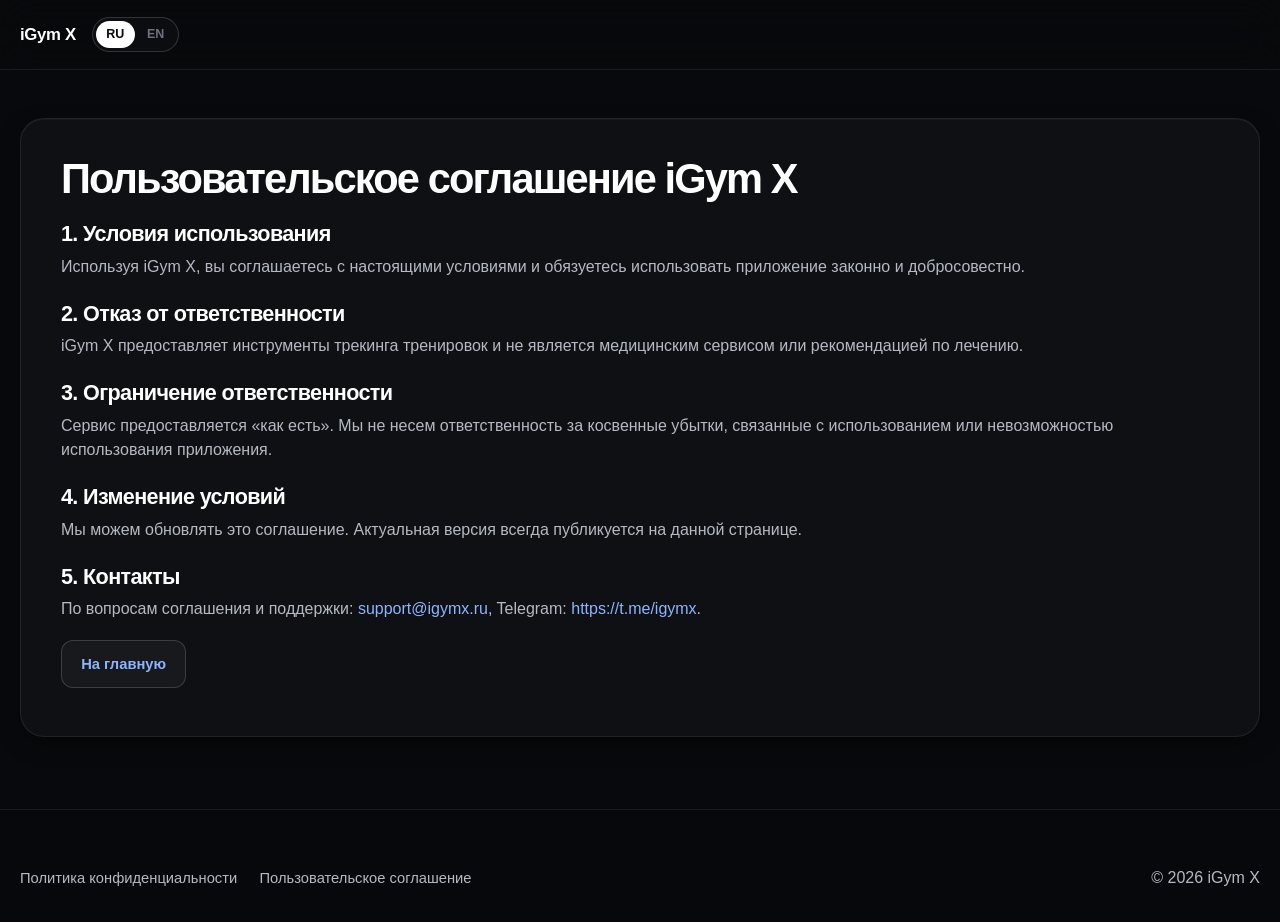
<file: terms.html>
<!doctype html>
<html lang="ru">
<head>
  <meta charset="UTF-8">
  <meta name="viewport" content="width=device-width, initial-scale=1">
  <title>Пользовательское соглашение — iGym X</title>
  <meta name="description" content="Условия использования iGym X: назначение, ответственность и контакты.">
  <meta property="og:title" content="Пользовательское соглашение — iGym X">
  <meta property="og:type" content="article">
  <meta property="og:url" content="https://igymx.ru/terms.html">
  <link rel="stylesheet" href="assets/styles.css">
</head>
<body>
  <header class="site-header">
    <div class="container header-row">
      <a class="brand" href="/">iGym X</a>
      <div class="header-cta header-right">
        <div class="lang-switch" role="group" aria-label="Переключение языка">
          <a class="active" href="terms.html" aria-current="page">RU</a>
          <a href="terms-en.html" lang="en">EN</a>
        </div>
      </div>
    </div>
  </header>

  <main class="doc-main">
    <article class="container doc-article">
      <h1>Пользовательское соглашение iGym X</h1>
      <h2>1. Условия использования</h2>
      <p>Используя iGym X, вы соглашаетесь с настоящими условиями и обязуетесь использовать приложение законно и добросовестно.</p>

      <h2>2. Отказ от ответственности</h2>
      <p>iGym X предоставляет инструменты трекинга тренировок и не является медицинским сервисом или рекомендацией по лечению.</p>

      <h2>3. Ограничение ответственности</h2>
      <p>Сервис предоставляется «как есть». Мы не несем ответственность за косвенные убытки, связанные с использованием или невозможностью использования приложения.</p>

      <h2>4. Изменение условий</h2>
      <p>Мы можем обновлять это соглашение. Актуальная версия всегда публикуется на данной странице.</p>

      <h2>5. Контакты</h2>
      <p>По вопросам соглашения и поддержки: <a href="mailto:support@igymx.ru">support@igymx.ru</a>, Telegram: <a href="https://t.me/igymx" target="_blank" rel="noopener">https://t.me/igymx</a>.</p>

      <p style="margin-top:1.2rem;"><a class="btn btn-secondary" href="/">На главную</a></p>
    </article>
  </main>

  <footer class="site-footer">
    <div class="container footer-inner">
      <nav class="footer-links" aria-label="Ссылки в подвале">
        <a href="/privacy.html">Политика конфиденциальности</a>
        <a href="/terms.html">Пользовательское соглашение</a>
      </nav>
      <p>© 2026 iGym X</p>
    </div>
  </footer>
</body>
</html>
</file>
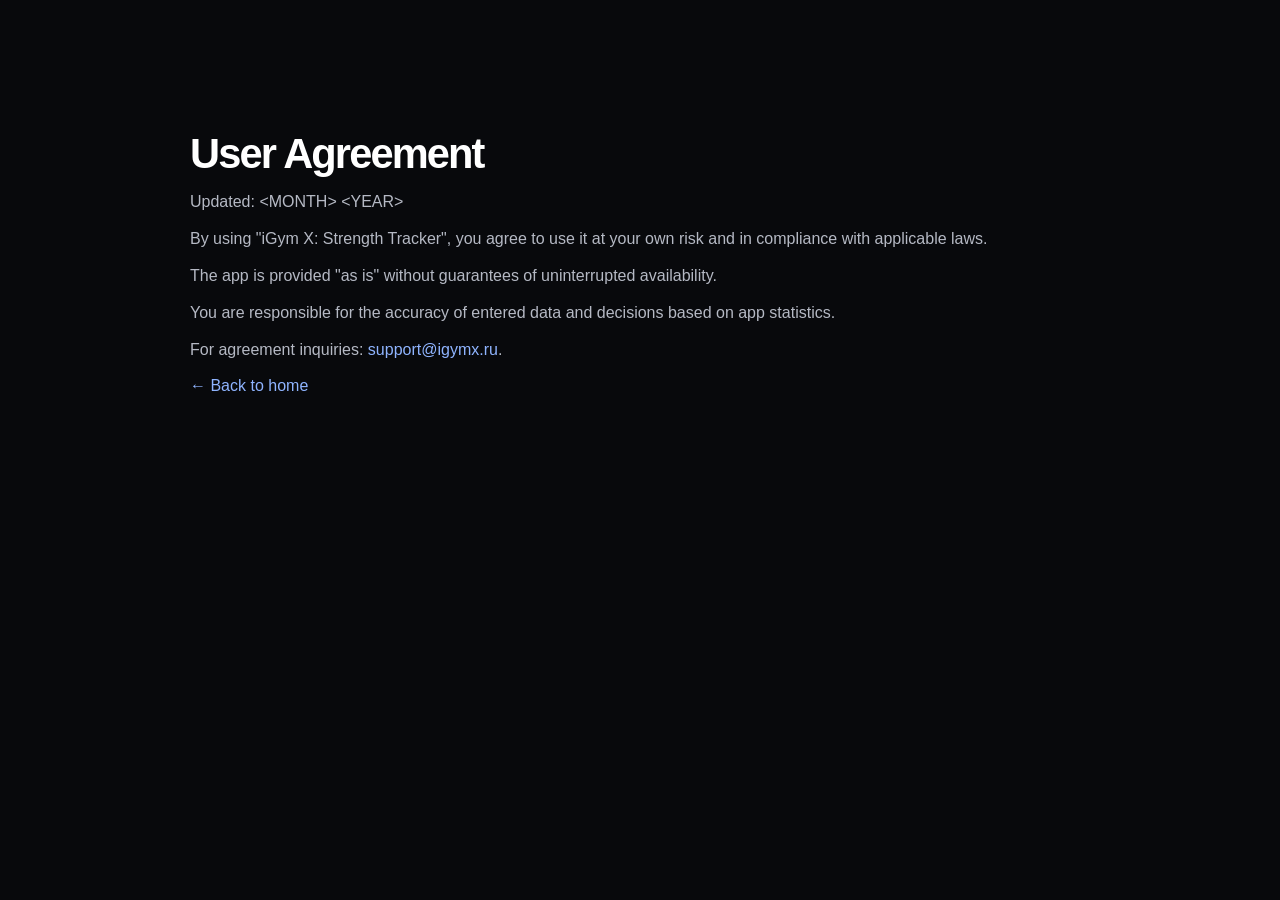
<file: user-agreement-en.html>
<!doctype html>
<html lang="en">
<head>
  <meta charset="utf-8">
  <meta name="viewport" content="width=device-width, initial-scale=1">
  <title>User Agreement — iGym X</title>
  <meta name="description" content="User Agreement for iGym X.">
  <link rel="stylesheet" href="assets/styles.css">
</head>
<body>
  <main class="section">
    <div class="container narrow policy">
      <h1>User Agreement</h1>
      <p>Updated: &lt;MONTH&gt; &lt;YEAR&gt;</p>
      <p>By using "iGym X: Strength Tracker", you agree to use it at your own risk and in compliance with applicable laws.</p>
      <p>The app is provided "as is" without guarantees of uninterrupted availability.</p>
      <p>You are responsible for the accuracy of entered data and decisions based on app statistics.</p>
      <p>For agreement inquiries: <a href="mailto:support@igymx.ru">support@igymx.ru</a>.</p>
      <p><a href="index-en.html">← Back to home</a></p>
    </div>
  </main>
</body>
</html>
</file>
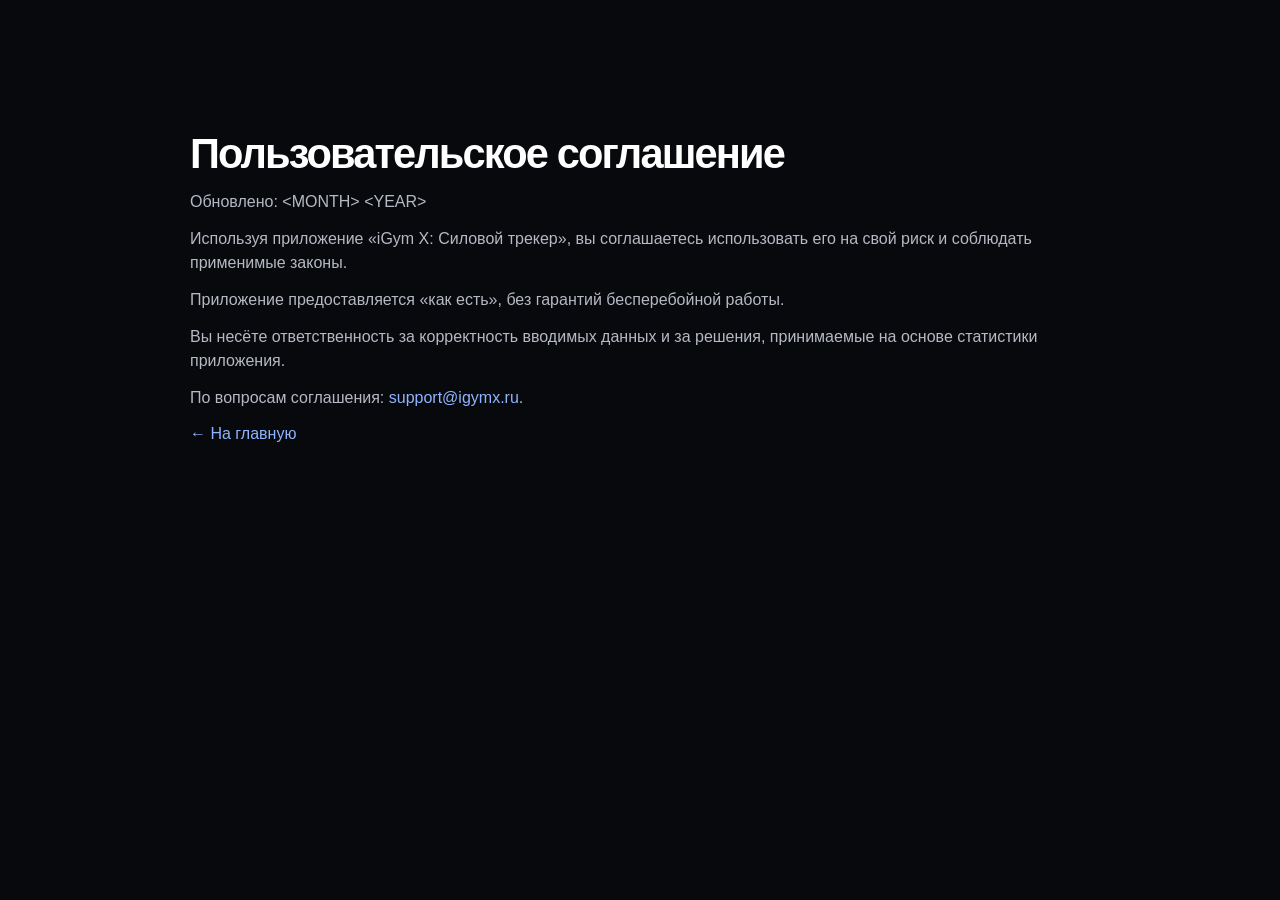
<file: user-agreement.html>
<!doctype html>
<html lang="ru">
<head>
  <meta charset="utf-8">
  <meta name="viewport" content="width=device-width, initial-scale=1">
  <title>User Agreement — iGym X</title>
  <meta name="description" content="Пользовательское соглашение iGym X.">
  <link rel="stylesheet" href="assets/styles.css">
</head>
<body>
  <main class="section">
    <div class="container narrow policy">
      <h1>Пользовательское соглашение</h1>
      <p>Обновлено: &lt;MONTH&gt; &lt;YEAR&gt;</p>
      <p>Используя приложение «iGym X: Силовой трекер», вы соглашаетесь использовать его на свой риск и соблюдать применимые законы.</p>
      <p>Приложение предоставляется «как есть», без гарантий бесперебойной работы.</p>
      <p>Вы несёте ответственность за корректность вводимых данных и за решения, принимаемые на основе статистики приложения.</p>
      <p>По вопросам соглашения: <a href="mailto:support@igymx.ru">support@igymx.ru</a>.</p>
      <p><a href="index.html">← На главную</a></p>
    </div>
  </main>
</body>
</html>
</file>
<file: assets/styles.css>
/* ════════════════════════════════════════════════════════════════════════════
   iGym X — «Heavy Light»
   Pure black ground · two signature glows · Inter Display 800 · CSS-only icons
   ════════════════════════════════════════════════════════════════════════════ */

:root {
  /* — Surfaces — */
  --bg-deep:        #08090C;
  --bg-elev-1:      #0E1014;
  --bg-elev-2:      #14171D;
  --bg-elev-3:      #191C24;

  --line:           rgba(255,255,255,.08);
  --line-strong:    rgba(255,255,255,.16);
  --line-bright:    rgba(255,255,255,.28);

  /* — Ink — */
  --ink-1:          #FFFFFF;
  --ink-2:          #B5B9C4;
  --ink-3:          #6E7280;
  --ink-4:          #3A3D45;

  /* — Brand — */
  --accent-volt:    #3D7BFF;
  --accent-plasma:  #9D5BFF;
  --accent-energy:  #C9FF3E;

  /* — Gradients — */
  --gradient-headline:
    linear-gradient(110deg, #6FA1FF 0%, #B58CFF 45%, #FF7DC8 100%);
  --gradient-volt:
    linear-gradient(135deg, #3D7BFF, #29A8EB);

  /* — Shadow — */
  --shadow-elev:
    0 1px 0 rgba(255,255,255,.06) inset,
    0 30px 80px -20px rgba(0,0,0,.6),
    0 12px 30px -10px rgba(0,0,0,.5);
  --shadow-card:
    0 1px 0 rgba(255,255,255,.04) inset,
    0 8px 24px -6px rgba(0,0,0,.5);

  /* — System — */
  --container: 1240px;
  --radius:   18px;
  --radius-l: 24px;
  --ease-out: cubic-bezier(.2, .8, .2, 1);
}

/* ════════ Base ════════ */
*, *::before, *::after { box-sizing: border-box; }

html { scroll-behavior: smooth; }
html, body {
  margin: 0;
  padding: 0;
  overflow-x: hidden;
}

body {
  font-family: 'Inter', -apple-system, BlinkMacSystemFont, "Segoe UI", Roboto, sans-serif;
  font-feature-settings: 'cv02','cv03','cv04','cv11','ss01','ss03';
  background: var(--bg-deep);
  color: var(--ink-1);
  -webkit-font-smoothing: antialiased;
  -moz-osx-font-smoothing: grayscale;
  line-height: 1.5;
  min-height: 100vh;
}

@supports (font-variation-settings: normal) {
  body { font-family: 'Inter var', 'Inter', -apple-system, sans-serif; }
}

a { color: inherit; text-decoration: none; }
img { display: block; max-width: 100%; height: auto; }
h1, h2, h3, h4, p { margin: 0; }

a:focus-visible,
button:focus-visible {
  outline: 2px solid var(--accent-volt);
  outline-offset: 3px;
  border-radius: 6px;
}

::selection {
  background: rgba(157,91,255,.35);
  color: #fff;
}

/* ════════ Background field (fixed) ════════ */
.bg-field, .bg-grid {
  position: fixed;
  inset: 0;
  pointer-events: none;
  z-index: 0;
}
.bg-field { overflow: hidden; }
.bg-field::before {
  content: '';
  position: absolute;
  width: 1300px; height: 750px;
  top: -280px; right: -300px;
  background: radial-gradient(closest-side, rgba(61,123,255,.5), rgba(61,123,255,0) 70%);
  filter: blur(20px);
}
.bg-field::after {
  content: '';
  position: absolute;
  width: 1100px; height: 650px;
  bottom: -280px; left: -260px;
  background: radial-gradient(closest-side, rgba(157,91,255,.42), rgba(157,91,255,0) 70%);
  filter: blur(40px);
}
.bg-grid {
  background-image:
    linear-gradient(to right, rgba(255,255,255,.035) 1px, transparent 1px),
    linear-gradient(to bottom, rgba(255,255,255,.035) 1px, transparent 1px);
  background-size: 64px 64px;
  mask-image: radial-gradient(ellipse 90% 70% at 50% 30%, #000 30%, transparent 75%);
  -webkit-mask-image: radial-gradient(ellipse 90% 70% at 50% 30%, #000 30%, transparent 75%);
}

/* ════════ Layout ════════ */
.container {
  width: min(var(--container), 100% - 2.5rem);
  margin: 0 auto;
  position: relative;
  z-index: 2;
}
.container.narrow { width: min(900px, 100% - 2.5rem); }

.section {
  position: relative;
  padding: clamp(4rem, 8vw, 7rem) 0;
}

.section-head { margin-bottom: clamp(2rem, 4vw, 3.5rem); }
.section-head.center { text-align: center; }
.section-head.center > * { margin-left: auto; margin-right: auto; }
.section-head h2 { max-width: 28rem; }
.section-head.center h2 { max-width: 36rem; }
.section-head p {
  margin-top: 1rem;
  color: var(--ink-2);
  max-width: 38rem;
  font-size: 1.05rem;
}

/* ════════ Typography ════════ */
.eyebrow {
  display: inline-flex;
  align-items: center;
  gap: .55rem;
  padding: .42rem .85rem .42rem .7rem;
  border-radius: 999px;
  border: 1px solid var(--line-strong);
  background: rgba(255,255,255,.025);
  color: var(--ink-2);
  font-size: .72rem;
  font-weight: 600;
  letter-spacing: .14em;
  text-transform: uppercase;
  backdrop-filter: blur(8px);
  -webkit-backdrop-filter: blur(8px);
  margin-bottom: 1.2rem;
}
.eyebrow-dot {
  width: 7px; height: 7px;
  border-radius: 50%;
  background: var(--accent-energy);
  box-shadow: 0 0 12px var(--accent-energy), 0 0 4px var(--accent-energy);
  animation: pulse 2.2s ease-in-out infinite;
}

h1, .h1 {
  font-weight: 800;
  font-size: clamp(2.8rem, 6.5vw, 5.6rem);
  line-height: .96;
  letter-spacing: -.045em;
}
h2, .h2 {
  font-weight: 800;
  font-size: clamp(2rem, 4vw, 3.2rem);
  line-height: 1.02;
  letter-spacing: -.03em;
}
h3 {
  font-weight: 700;
  font-size: 1.05rem;
  line-height: 1.3;
  letter-spacing: -.01em;
}

.gradient-text {
  background: var(--gradient-headline);
  -webkit-background-clip: text;
  background-clip: text;
  -webkit-text-fill-color: transparent;
  color: transparent;
}

.mono {
  font-family: ui-monospace, "SF Mono", Menlo, Consolas, monospace;
  font-feature-settings: 'tnum';
  font-variant-numeric: tabular-nums;
}

@keyframes pulse {
  0%, 100% { opacity: 1; transform: scale(1); }
  50%     { opacity: .55; transform: scale(.7); }
}

/* ════════ Header ════════ */
.site-header {
  position: sticky;
  top: 0;
  z-index: 50;
  background: rgba(8,9,12,.78);
  backdrop-filter: blur(20px) saturate(140%);
  -webkit-backdrop-filter: blur(20px) saturate(140%);
  border-bottom: 1px solid var(--line);
}
.header-row {
  display: flex;
  align-items: center;
  gap: 1rem;
  padding: 1.05rem 0;
}
.brand {
  display: inline-flex;
  align-items: center;
  gap: .55rem;
  font-weight: 700;
  letter-spacing: -.02em;
  font-size: 1.05rem;
}
.brand-mark {
  width: 28px; height: 28px;
  border-radius: 8px;
  box-shadow: 0 2px 10px rgba(61,123,255,.35);
}

.desktop-nav {
  display: flex;
  align-items: center;
  gap: 1.4rem;
  margin: 0 auto;
}
.desktop-nav a {
  color: var(--ink-2);
  font-size: .9rem;
  font-weight: 500;
  transition: color .18s var(--ease-out);
}
.desktop-nav a:hover { color: var(--ink-1); }

.header-cta {
  display: inline-flex;
  align-items: center;
  gap: .6rem;
}
.lang-switch {
  display: inline-flex;
  gap: 2px;
  padding: 3px;
  border-radius: 999px;
  border: 1px solid var(--line-strong);
  background: rgba(255,255,255,.025);
}
.lang-switch a {
  padding: .28rem .65rem;
  border-radius: 999px;
  color: var(--ink-3);
  font-size: .78rem;
  font-weight: 700;
  transition: background .2s, color .2s;
}
.lang-switch a.active {
  background: var(--ink-1);
  color: var(--bg-deep);
}

/* ════════ Buttons ════════ */
.btn {
  display: inline-flex;
  align-items: center;
  justify-content: center;
  gap: .5rem;
  padding: 0 1.2rem;
  min-height: 48px;
  border-radius: 12px;
  font-weight: 600;
  font-size: .92rem;
  border: none;
  cursor: pointer;
  white-space: nowrap;
  transition: transform .25s var(--ease-out), background .2s, box-shadow .25s, border-color .2s;
}
.btn:hover { transform: translateY(-2px); }

.btn-primary {
  background: var(--ink-1);
  color: var(--bg-deep);
  box-shadow: 0 4px 16px rgba(255,255,255,.10);
}
.btn-primary:hover { box-shadow: 0 8px 28px rgba(255,255,255,.18); }

.btn-secondary {
  background: rgba(255,255,255,.04);
  border: 1px solid var(--line-strong);
  color: var(--ink-1);
}
.btn-secondary:hover {
  background: rgba(255,255,255,.08);
  border-color: var(--line-bright);
}

.btn-volt {
  background: var(--gradient-volt);
  color: var(--ink-1);
  box-shadow: 0 4px 18px rgba(61,123,255,.4);
}
.btn-volt:hover { box-shadow: 0 8px 28px rgba(61,123,255,.6); }

/* App Store — clean two-line pill, no icon */
.btn-store {
  display: inline-flex;
  flex-direction: column;
  justify-content: center;
  align-items: flex-start;
  padding: .72rem 1.55rem;
  min-height: 56px;
  background: var(--ink-1);
  color: var(--bg-deep);
  border-radius: 14px;
  line-height: 1;
  transition: transform .25s var(--ease-out), box-shadow .25s var(--ease-out);
  box-shadow: 0 4px 20px rgba(255,255,255,.10);
}
.btn-store-sub {
  font-size: .68rem;
  font-weight: 500;
  opacity: .65;
  letter-spacing: .04em;
}
.btn-store-name {
  font-size: 1.08rem;
  font-weight: 700;
  margin-top: 4px;
  letter-spacing: -.012em;
}
.btn-store:hover {
  transform: translateY(-2px);
  box-shadow: 0 10px 32px rgba(255,255,255,.18);
}

.btn-tg {
  display: inline-flex;
  align-items: center;
  gap: .45rem;
  padding: 0 1.3rem;
  min-height: 56px;
  border-radius: 14px;
  background: rgba(255,255,255,.04);
  border: 1px solid var(--line-strong);
  color: var(--ink-1);
  font-weight: 600;
  font-size: .95rem;
  transition: background .2s, border-color .2s, transform .25s var(--ease-out);
}
.btn-tg:hover {
  background: rgba(255,255,255,.08);
  border-color: var(--line-bright);
  transform: translateY(-2px);
}

/* ════════ Mobile menu toggle ════════ */
.menu-toggle {
  display: none;
  margin-left: auto;
  width: 44px; height: 44px;
  border-radius: 12px;
  border: 1px solid var(--line-strong);
  background: rgba(255,255,255,.025);
  cursor: pointer;
  flex-direction: column;
  align-items: center;
  justify-content: center;
  gap: 4px;
  padding: 0;
}
.menu-toggle span {
  display: block;
  width: 18px; height: 2px;
  background: var(--ink-1);
  border-radius: 2px;
}
.mobile-menu {
  border-top: 1px solid var(--line);
  background: rgba(8,9,12,.96);
  backdrop-filter: blur(20px);
  -webkit-backdrop-filter: blur(20px);
}
.mobile-menu[hidden] { display: none; }
.mobile-menu-inner {
  display: grid;
  gap: .6rem;
  padding: 1rem 0 1.4rem;
}
.mobile-menu a {
  color: var(--ink-2);
  padding: .65rem 0;
  font-weight: 500;
}

/* ════════ HERO ════════ */
.hero {
  position: relative;
  padding: clamp(3.5rem, 7vw, 6rem) 0 clamp(4rem, 8vw, 7rem);
  isolation: isolate;
  overflow: visible;
}

.hero-grid {
  display: grid;
  grid-template-columns: minmax(0, 1.05fr) minmax(0, .95fr);
  gap: clamp(2rem, 5vw, 5rem);
  align-items: center;
}

.hero-h1 {
  margin: 0;
  font-weight: 800;
  font-size: clamp(2.8rem, 6.5vw, 5.6rem);
  line-height: .96;
  letter-spacing: -.045em;
}

.hero-sub {
  margin-top: 1.4rem;
  max-width: 32rem;
  color: var(--ink-2);
  font-size: clamp(1rem, 1.3vw, 1.15rem);
  line-height: 1.55;
}

.hero-actions {
  margin-top: 2.2rem;
  display: flex;
  gap: .7rem;
  flex-wrap: wrap;
}

.hero-trust {
  margin-top: 2.1rem;
  display: flex;
  align-items: center;
  gap: .85rem;
  flex-wrap: wrap;
  color: var(--ink-2);
  font-size: .88rem;
}
.trust-stars {
  display: inline-flex;
  gap: 2px;
  color: var(--accent-energy);
  font-size: .9rem;
  letter-spacing: 1px;
  filter: drop-shadow(0 0 6px rgba(201,255,62,.35));
}
.trust-rating { color: var(--ink-1); font-weight: 700; }
.trust-dot {
  width: 4px; height: 4px;
  border-radius: 50%;
  background: var(--ink-3);
}

/* iPhone stage */
.hero-stage {
  position: relative;
  display: flex;
  justify-content: center;
  align-items: center;
  min-height: 640px;
}
.hero-stage::before {
  content: '';
  position: absolute;
  width: 540px; height: 540px;
  border-radius: 50%;
  background:
    radial-gradient(closest-side, rgba(61,123,255,.4), rgba(157,91,255,.25) 40%, transparent 70%);
  filter: blur(20px);
  z-index: -1;
}

.iphone {
  position: relative;
  width: 304px;
  aspect-ratio: 304 / 620;
  border-radius: 56px;
  padding: 11px;
  background: linear-gradient(150deg, #2A2D35 0%, #15171C 60%, #0A0B0F 100%);
  box-shadow:
    0 0 0 2px #0A0B0F,
    0 50px 120px -30px rgba(61,123,255,.45),
    0 30px 70px -20px rgba(157,91,255,.30),
    inset 0 1px 0 rgba(255,255,255,.10),
    inset 0 -1px 0 rgba(0,0,0,.6);
  animation: float-y 7s ease-in-out infinite;
  will-change: transform;
}
@keyframes float-y {
  0%, 100% { transform: translateY(0); }
  50%      { transform: translateY(-14px); }
}

.iphone::before,
.iphone::after {
  content: '';
  position: absolute;
  width: 3px;
  background: linear-gradient(180deg, #1a1c22, #0f1115);
  border-radius: 4px;
}
.iphone::before {
  left: -3px; top: 110px; height: 165px;
  background:
    linear-gradient(180deg,
      #1a1c22 0 26px, transparent 26px 44px,
      #1a1c22 44px 90px, transparent 90px 108px,
      #1a1c22 108px 165px);
}
.iphone::after { right: -3px; top: 160px; height: 90px; }

.iphone-frame {
  position: relative;
  width: 100%; height: 100%;
  border-radius: 46px;
  overflow: hidden;
  background: #000;
}
.iphone-island {
  position: absolute;
  top: 11px; left: 50%;
  transform: translateX(-50%);
  width: 102px; height: 30px;
  background: #000;
  border-radius: 100px;
  z-index: 5;
  box-shadow: inset 0 0 0 1px rgba(255,255,255,.04);
}
.iphone-screen {
  width: 100%; height: 100%;
  object-fit: cover;
  background: #000;
}
.iphone-frame::after {
  content: '';
  position: absolute;
  inset: 0;
  background:
    linear-gradient(135deg,
      rgba(255,255,255,.08) 0%, rgba(255,255,255,0) 30%,
      rgba(255,255,255,0) 70%, rgba(255,255,255,.04) 100%);
  pointer-events: none;
  mix-blend-mode: screen;
}

/* Floating cards */
.float-card {
  position: absolute;
  padding: .85rem 1rem;
  border-radius: 16px;
  background: rgba(20,23,29,.85);
  border: 1px solid rgba(255,255,255,.10);
  backdrop-filter: blur(18px) saturate(160%);
  -webkit-backdrop-filter: blur(18px) saturate(160%);
  box-shadow: var(--shadow-elev);
  display: flex;
  align-items: center;
  gap: .8rem;
  will-change: transform;
  animation: drift 8s ease-in-out infinite;
}
@keyframes drift {
  0%, 100% { transform: translateY(0) translateX(0); }
  50%      { transform: translateY(-8px) translateX(2px); }
}
.float-pr    { top: 14%; left: -42px; animation-delay: -1s; }
.float-timer { bottom: 16%; right: -38px; animation-delay: -3.5s; padding: .9rem 1.1rem; }

.float-pr-icon {
  width: 38px; height: 38px;
  border-radius: 12px;
  background: linear-gradient(140deg, var(--accent-energy), #94d62a);
  color: #0E1014;
  display: grid; place-items: center;
  font-weight: 800;
  font-size: 1.1rem;
  box-shadow: 0 4px 14px rgba(201,255,62,.45);
}
.float-pr-title { font-size: .82rem; font-weight: 700; }
.float-pr-sub   { font-size: .72rem; color: var(--ink-3); margin-top: 2px; }

.float-timer-num {
  font-family: ui-monospace, "SF Mono", Menlo, monospace;
  font-feature-settings: 'tnum';
  font-variant-numeric: tabular-nums;
  font-weight: 700;
  font-size: 1.6rem;
  letter-spacing: -.02em;
  line-height: 1;
  background: linear-gradient(180deg, #ffffff, #b5b9c4);
  -webkit-background-clip: text;
  background-clip: text;
  -webkit-text-fill-color: transparent;
}
.float-timer-sub {
  margin-top: 4px;
  font-size: .72rem;
  color: var(--ink-3);
  display: flex;
  align-items: center;
  gap: 6px;
}
.float-timer-dot {
  width: 6px; height: 6px;
  border-radius: 50%;
  background: var(--accent-volt);
  box-shadow: 0 0 8px var(--accent-volt);
  animation: pulse 1.4s ease-in-out infinite;
}

/* Bottom value strip */
.hero-strip {
  margin-top: clamp(3rem, 6vw, 5rem);
  padding: 1.2rem 0;
  border-top: 1px solid var(--line);
  border-bottom: 1px solid var(--line);
  display: flex;
  align-items: center;
  gap: 1.5rem 2.2rem;
  flex-wrap: wrap;
  justify-content: space-between;
  color: var(--ink-3);
  font-size: .82rem;
  letter-spacing: .04em;
  text-transform: uppercase;
  font-weight: 600;
}
.hero-strip > span {
  display: inline-flex;
  align-items: center;
  gap: .5rem;
}
.hero-strip .check {
  width: 16px; height: 16px;
  border-radius: 50%;
  background: rgba(201,255,62,.12);
  color: var(--accent-energy);
  display: grid; place-items: center;
  font-size: .68rem;
  font-weight: 800;
}

/* ════════ STATS ════════ */
.section-stats { padding: clamp(2.5rem, 5vw, 4.5rem) 0; }
.stats-grid {
  display: grid;
  grid-template-columns: repeat(4, 1fr);
  gap: 1.25rem;
}
.stat {
  padding: 1.4rem 1.4rem;
  border-radius: var(--radius);
  background: rgba(255,255,255,.025);
  border: 1px solid var(--line);
  transition: border-color .25s, background .25s, transform .25s var(--ease-out);
}
.stat:hover {
  border-color: var(--line-strong);
  background: rgba(255,255,255,.04);
  transform: translateY(-3px);
}
.stat-num {
  font-family: ui-monospace, "SF Mono", Menlo, Consolas, monospace;
  font-feature-settings: 'tnum';
  font-variant-numeric: tabular-nums;
  font-weight: 700;
  font-size: clamp(2.4rem, 5vw, 3.6rem);
  line-height: 1;
  letter-spacing: -.03em;
  background: linear-gradient(180deg, #ffffff 0%, #b5b9c4 100%);
  -webkit-background-clip: text;
  background-clip: text;
  -webkit-text-fill-color: transparent;
}
.stat-label {
  margin-top: .85rem;
  color: var(--ink-3);
  font-size: .78rem;
  letter-spacing: .08em;
  text-transform: uppercase;
  font-weight: 600;
}
.stat-divider {
  height: 1px;
  background: linear-gradient(90deg, transparent, var(--line-strong), transparent);
  margin: 1rem 0 .8rem;
}

/* ════════ HOW IT WORKS ════════ */
.section-how { position: relative; }
.steps-grid {
  display: grid;
  grid-template-columns: repeat(3, 1fr);
  gap: 1.5rem;
  position: relative;
}
.steps-grid::before {
  content: '';
  position: absolute;
  top: 32px;
  left: 5%; right: 5%;
  height: 1px;
  background: linear-gradient(90deg, transparent, var(--line-strong) 20%, var(--line-strong) 80%, transparent);
  z-index: 0;
}
.step {
  position: relative;
  padding: 1.6rem 1.4rem 1.4rem;
  border-radius: var(--radius);
  background: var(--bg-elev-1);
  border: 1px solid var(--line);
  z-index: 1;
  transition: border-color .25s, transform .25s var(--ease-out);
}
.step:hover {
  border-color: var(--line-strong);
  transform: translateY(-3px);
}
.step-num {
  display: inline-flex;
  align-items: center;
  justify-content: center;
  width: 36px; height: 36px;
  border-radius: 10px;
  background: rgba(61,123,255,.12);
  border: 1px solid rgba(61,123,255,.30);
  color: #8FB4FF;
  font-family: ui-monospace, monospace;
  font-weight: 700;
  font-size: .9rem;
  letter-spacing: -.02em;
  margin-bottom: 1rem;
}
.step h3 {
  font-size: 1.15rem;
  font-weight: 700;
  letter-spacing: -.015em;
  margin-bottom: .45rem;
}
.step p {
  color: var(--ink-2);
  font-size: .94rem;
  line-height: 1.55;
}

/* ════════ SCREENSHOTS ════════ */
.section-screens { position: relative; }
.screens-track {
  display: grid;
  grid-auto-flow: column;
  grid-auto-columns: minmax(15rem, 22rem);
  gap: 1rem;
  overflow-x: auto;
  scroll-snap-type: x mandatory;
  scrollbar-width: thin;
  scrollbar-color: var(--line-strong) transparent;
  padding-bottom: .6rem;
  mask-image: linear-gradient(90deg, transparent 0, #000 4%, #000 96%, transparent 100%);
  -webkit-mask-image: linear-gradient(90deg, transparent 0, #000 4%, #000 96%, transparent 100%);
}
.screens-track::-webkit-scrollbar { height: 4px; }
.screens-track::-webkit-scrollbar-track { background: transparent; }
.screens-track::-webkit-scrollbar-thumb { background: var(--line-strong); border-radius: 100px; }

.screen-card {
  scroll-snap-align: center;
  background: var(--bg-elev-1);
  border: 1px solid var(--line);
  border-radius: 28px;
  box-shadow: var(--shadow-card);
  padding: .65rem;
  transition: transform .25s var(--ease-out), border-color .25s, box-shadow .25s;
}
.screen-card:hover {
  transform: translateY(-4px);
  border-color: var(--line-strong);
  box-shadow: 0 18px 40px -10px rgba(0,0,0,.6);
}
.screen-card img {
  border-radius: 20px;
  width: 100%;
  aspect-ratio: 9 / 19.5;
  object-fit: cover;
}

.screens-footer {
  display: flex;
  align-items: center;
  justify-content: space-between;
  margin-top: 1.1rem;
}
.swipe-hint { color: var(--ink-3); font-size: .85rem; }
.carousel-dots { display: flex; gap: .45rem; }
.carousel-dot {
  width: 8px; height: 8px;
  border-radius: 50%;
  background: var(--line-strong);
  border: none;
  padding: 0;
  cursor: pointer;
  transition: background .2s, transform .2s;
}
.carousel-dot.active {
  background: var(--accent-volt);
  transform: scale(1.25);
  box-shadow: 0 0 10px rgba(61,123,255,.5);
}

/* ════════ FEATURES — BENTO ════════ */
.bento {
  display: grid;
  grid-template-columns: repeat(6, 1fr);
  grid-auto-rows: minmax(180px, auto);
  gap: 1rem;
}
.bento-cell {
  position: relative;
  padding: 1.5rem 1.4rem;
  border-radius: var(--radius);
  background: var(--bg-elev-1);
  border: 1px solid var(--line);
  overflow: hidden;
  transition: border-color .25s, transform .25s var(--ease-out), background .25s;
}
.bento-cell:hover {
  border-color: var(--line-strong);
  background: var(--bg-elev-2);
  transform: translateY(-3px);
}
.bento-cell h3 {
  font-size: 1.1rem;
  font-weight: 700;
  letter-spacing: -.015em;
}
.bento-cell p {
  margin-top: .45rem;
  color: var(--ink-2);
  font-size: .92rem;
  line-height: 1.55;
}
.bento-icon {
  width: 44px; height: 44px;
  border-radius: 12px;
  background: rgba(255,255,255,.04);
  border: 1px solid var(--line-strong);
  display: grid;
  place-items: center;
  margin-bottom: 1rem;
  color: var(--ink-1);
  font-weight: 700;
  font-size: 1rem;
  font-family: ui-monospace, monospace;
}

/* sizes */
.bento-l { grid-column: span 4; grid-row: span 2; }
.bento-m { grid-column: span 2; }
.bento-s { grid-column: span 2; }
.bento-xs { grid-column: span 2; }

/* large highlighted cell (Apple Health) */
.bento-l {
  background:
    radial-gradient(800px 400px at 80% 120%, rgba(157,91,255,.18), transparent 60%),
    radial-gradient(600px 300px at 20% -20%, rgba(61,123,255,.18), transparent 60%),
    var(--bg-elev-1);
}
.bento-l .bento-icon {
  background: linear-gradient(140deg, var(--accent-energy), #94d62a);
  border-color: transparent;
  color: #0E1014;
  box-shadow: 0 4px 18px rgba(201,255,62,.4);
  width: 52px; height: 52px;
  font-size: 1.2rem;
}
.bento-l h3 { font-size: 1.45rem; }

/* mini gauge for "Прогресс" */
.bento-gauge {
  position: absolute;
  right: -30px; bottom: -30px;
  width: 200px; height: 200px;
  border-radius: 50%;
  border: 14px solid rgba(61,123,255,.18);
  border-top-color: var(--accent-volt);
  border-right-color: var(--accent-volt);
  transform: rotate(40deg);
  opacity: .85;
}

/* mini bars for "Замеры" */
.bento-bars {
  position: absolute;
  right: 1.2rem; bottom: 1.2rem;
  display: flex;
  align-items: flex-end;
  gap: 6px;
  height: 60px;
  opacity: .9;
}
.bento-bars span {
  width: 8px;
  background: linear-gradient(180deg, var(--accent-volt), var(--accent-plasma));
  border-radius: 3px;
}
.bento-bars span:nth-child(1) { height: 30%; }
.bento-bars span:nth-child(2) { height: 55%; }
.bento-bars span:nth-child(3) { height: 40%; }
.bento-bars span:nth-child(4) { height: 78%; }
.bento-bars span:nth-child(5) { height: 95%; }

/* mini moon for "Тёмная тема" */
.bento-moon {
  position: absolute;
  right: 1.2rem; top: 1.2rem;
  width: 56px; height: 56px;
  border-radius: 50%;
  background: radial-gradient(circle at 35% 35%, #d8dcec, #6e7280);
  box-shadow:
    inset -10px -6px 0 -2px var(--bg-elev-1),
    0 0 30px rgba(216,220,236,.25);
}

/* mono numbers for "Подходы" */
.bento-numbers {
  position: absolute;
  right: 1.2rem; bottom: 1.2rem;
  font-family: ui-monospace, monospace;
  font-feature-settings: 'tnum';
  font-weight: 700;
  font-size: 1.6rem;
  color: var(--ink-1);
  background: linear-gradient(180deg, #fff, #6e7280);
  -webkit-background-clip: text;
  background-clip: text;
  -webkit-text-fill-color: transparent;
  letter-spacing: -.04em;
}

/* timer ring for "Таймер" */
.bento-ring {
  position: absolute;
  right: 1.2rem; bottom: 1.2rem;
  width: 72px; height: 72px;
  border-radius: 50%;
  background:
    conic-gradient(var(--accent-energy) 0 70%, rgba(255,255,255,.08) 70% 100%);
  display: grid;
  place-items: center;
}
.bento-ring::after {
  content: '';
  width: 56px; height: 56px;
  border-radius: 50%;
  background: var(--bg-elev-1);
}

/* ════════ FAQ ════════ */
.section-faq {}
.faq {
  border-top: 1px solid var(--line);
}
.faq-item {
  border-bottom: 1px solid var(--line);
  position: relative;
}
.faq-item::before {
  content: '';
  position: absolute;
  left: -2px; top: 50%;
  transform: translateY(-50%);
  width: 2px; height: 0;
  background: var(--accent-volt);
  border-radius: 2px;
  transition: height .3s var(--ease-out);
}
.faq-item:has([aria-expanded="true"])::before { height: 60%; }

.faq-question {
  width: 100%;
  text-align: left;
  display: flex;
  justify-content: space-between;
  align-items: center;
  gap: 1rem;
  padding: 1.4rem 0;
  background: transparent;
  border: none;
  color: var(--ink-1);
  font: inherit;
  font-size: 1.08rem;
  font-weight: 600;
  letter-spacing: -.01em;
  cursor: pointer;
}
.faq-question:hover { color: var(--ink-1); }

.faq-toggle {
  position: relative;
  width: 22px; height: 22px;
  flex: 0 0 auto;
}
.faq-toggle::before,
.faq-toggle::after {
  content: '';
  position: absolute;
  top: 50%; left: 50%;
  width: 12px; height: 1.5px;
  background: var(--ink-2);
  border-radius: 2px;
  transform: translate(-50%, -50%);
  transition: transform .25s var(--ease-out), background .25s;
}
.faq-toggle::after { transform: translate(-50%, -50%) rotate(90deg); }
.faq-question[aria-expanded="true"] .faq-toggle::before { background: var(--accent-volt); }
.faq-question[aria-expanded="true"] .faq-toggle::after  { transform: translate(-50%, -50%) rotate(0); background: var(--accent-volt); }

.faq-answer {
  overflow: hidden;
  max-height: 0;
  transition: max-height .35s var(--ease-out);
}
.faq-answer.open { max-height: 400px; }
.faq-answer p {
  padding: 0 0 1.4rem;
  color: var(--ink-2);
  font-size: .98rem;
  line-height: 1.65;
  max-width: 56ch;
}
.faq-answer a { color: #8FB4FF; }
.faq-answer a:hover { color: var(--ink-1); }

/* ════════ NOTIFY (inverted light section) ════════ */
.section-notify {
  background: #F5F5F2;
  color: #0E1014;
  position: relative;
  isolation: isolate;
  z-index: 3;
  margin: clamp(3rem, 6vw, 5rem) 0;
  border-top: 1px solid rgba(0,0,0,.06);
  border-bottom: 1px solid rgba(0,0,0,.06);
}
.section-notify .container { z-index: 4; }
.notify-content {
  max-width: 42rem;
  margin: 0 auto;
  text-align: center;
}
.notify-eyebrow {
  display: inline-flex;
  align-items: center;
  gap: .5rem;
  padding: .35rem .75rem;
  border-radius: 999px;
  background: rgba(0,0,0,.06);
  color: #4A4D55;
  font-size: .72rem;
  font-weight: 600;
  letter-spacing: .14em;
  text-transform: uppercase;
  margin-bottom: 1.2rem;
}
.notify-content h2 {
  color: #0E1014;
  letter-spacing: -.03em;
}
.notify-content > p {
  margin-top: 1rem;
  color: #4A4D55;
  font-size: 1.08rem;
}
.notify-form {
  margin-top: 2rem;
  display: flex;
  gap: .55rem;
  background: var(--ink-1);
  padding: .35rem;
  border-radius: 999px;
  box-shadow: 0 8px 24px -8px rgba(0,0,0,.12);
  border: 1px solid rgba(0,0,0,.06);
}
.notify-input {
  flex: 1;
  min-height: 52px;
  padding: 0 1.1rem;
  border-radius: 999px;
  border: none;
  background: transparent;
  color: #0E1014;
  font: inherit;
  font-size: max(1rem, 16px);
  outline: none;
  -webkit-appearance: none;
  appearance: none;
}
.notify-input::placeholder { color: #8C8F95; }
.notify-btn {
  min-height: 52px;
  padding: 0 1.6rem;
  border-radius: 999px;
  background: #0E1014;
  color: var(--accent-energy);
  border: none;
  font: inherit;
  font-weight: 700;
  font-size: .95rem;
  cursor: pointer;
  white-space: nowrap;
  transition: transform .25s var(--ease-out), box-shadow .25s;
  box-shadow: 0 4px 16px rgba(0,0,0,.18);
}
.notify-btn:hover {
  transform: translateY(-2px);
  box-shadow: 0 8px 24px rgba(0,0,0,.28);
}
.notify-divider {
  display: flex;
  align-items: center;
  gap: .75rem;
  margin: 1.4rem 0 1.2rem;
  color: #8C8F95;
  font-size: .85rem;
}
.notify-divider::before,
.notify-divider::after {
  content: '';
  flex: 1;
  height: 1px;
  background: rgba(0,0,0,.10);
}
.notify-tg {
  display: inline-flex;
  align-items: center;
  gap: .55rem;
  margin-top: 2rem;
  padding: 0 1.8rem;
  min-height: 60px;
  border-radius: 999px;
  background: #0E1014;
  color: var(--ink-1);
  font-weight: 700;
  font-size: 1rem;
  letter-spacing: -.005em;
  box-shadow: 0 8px 24px -8px rgba(14,16,20,.4);
  transition: transform .25s var(--ease-out), box-shadow .25s;
}
.notify-tg::before {
  content: '';
  width: 8px; height: 8px;
  border-radius: 50%;
  background: var(--accent-energy);
  box-shadow: 0 0 10px var(--accent-energy);
}
.notify-tg:hover {
  transform: translateY(-2px);
  box-shadow: 0 12px 32px -8px rgba(14,16,20,.55);
}

/* ════════ CTA ════════ */
.section-cta {
  text-align: center;
  position: relative;
}
.cta-content { max-width: 48rem; margin: 0 auto; }
.cta-content h2 {
  letter-spacing: -.03em;
}
.cta-content p {
  margin-top: 1rem;
  color: var(--ink-2);
  font-size: 1.1rem;
}
.cta-content .hero-actions { justify-content: center; margin-top: 2rem; }

/* ════════ FOOTER ════════ */
.site-footer {
  border-top: 1px solid var(--line);
  background: rgba(8,9,12,.85);
  color: var(--ink-2);
  padding: 3.5rem 0 2rem;
  position: relative;
  z-index: 2;
}
.footer-inner {
  display: grid;
  grid-template-columns: 1.4fr 1fr 1fr;
  gap: 2.5rem;
  align-items: start;
}
.footer-brand-block .brand { margin-bottom: 1rem; }
.footer-brand-tagline {
  color: var(--ink-3);
  font-size: .9rem;
  margin-top: .35rem;
  max-width: 22rem;
}
.footer-col h4 {
  font-size: .72rem;
  letter-spacing: .14em;
  text-transform: uppercase;
  color: var(--ink-3);
  font-weight: 700;
  margin-bottom: 1rem;
}
.footer-col a, .footer-col p {
  display: block;
  font-size: .92rem;
  color: var(--ink-2);
  margin-bottom: .55rem;
  transition: color .2s;
}
.footer-col a:hover { color: var(--ink-1); }
.footer-bottom {
  margin-top: 3rem;
  padding-top: 1.5rem;
  border-top: 1px solid var(--line);
  display: flex;
  justify-content: space-between;
  align-items: center;
  flex-wrap: wrap;
  gap: 1rem;
  color: var(--ink-3);
  font-size: .82rem;
}

/* ════════ DOC PAGES (privacy / terms / agreement) ════════ */
.doc-main { padding: 3rem 0 4.5rem; }
.doc-article {
  background: var(--bg-elev-1);
  border: 1px solid var(--line);
  border-radius: var(--radius-l);
  box-shadow: var(--shadow-card);
  padding: clamp(1.4rem, 4vw, 2.5rem);
  color: var(--ink-2);
}
.doc-article h1 { color: var(--ink-1); margin-bottom: 1rem; font-size: clamp(1.8rem, 4vw, 2.6rem); }
.doc-article h2 { font-size: 1.35rem; margin: 1.5rem 0 .6rem; color: var(--ink-1); }
.doc-article p, .doc-article li { color: var(--ink-2); margin-bottom: .5rem; }
.doc-article ul { margin-top: .3rem; }
.doc-article a { color: #8FB4FF; }

/* Doc-page footer (simple 2-block layout) */
.site-footer .footer-inner:has(.footer-links) {
  display: flex;
  justify-content: space-between;
  align-items: center;
  flex-wrap: wrap;
  gap: 1rem;
}
.footer-links {
  display: flex;
  flex-wrap: wrap;
  gap: .5rem 1.4rem;
}
.footer-links a {
  color: var(--ink-2);
  font-size: .92rem;
  transition: color .2s;
}
.footer-links a:hover { color: var(--ink-1); }

/* User-agreement.html — minimal page wrapper */
.policy {
  padding-top: 2rem;
  color: var(--ink-2);
}
.policy h1 { color: var(--ink-1); margin-bottom: 1rem; font-size: clamp(1.8rem, 4vw, 2.6rem); }
.policy p { margin-bottom: .8rem; }
.policy a { color: #8FB4FF; }
.policy a:hover { color: var(--ink-1); }

/* ════════ Reveal on scroll ════════ */
.reveal { opacity: 0; transform: translateY(14px); }
.reveal.in {
  opacity: 1;
  transform: translateY(0);
  transition: opacity .7s var(--ease-out), transform .7s var(--ease-out);
}
.reveal.d1 { transition-delay: .05s; }
.reveal.d2 { transition-delay: .15s; }
.reveal.d3 { transition-delay: .25s; }
.reveal.d4 { transition-delay: .35s; }
.reveal.d5 { transition-delay: .45s; }

/* ════════ Scrollbars ════════ */
::-webkit-scrollbar { width: 4px; }
::-webkit-scrollbar-track { background: transparent; }
::-webkit-scrollbar-thumb { background: var(--line-strong); border-radius: 100px; }

/* ════════ Responsive ════════ */
@media (max-width: 1024px) {
  .desktop-nav, .desktop-actions { display: none; }
  .menu-toggle { display: inline-flex; }

  .hero-grid { grid-template-columns: 1fr; gap: 3rem; }
  .hero-stage { order: 2; min-height: auto; }

  .stats-grid { grid-template-columns: repeat(2, 1fr); }

  .steps-grid { grid-template-columns: 1fr; gap: 1rem; }
  .steps-grid::before { display: none; }

  .bento { grid-template-columns: repeat(2, 1fr); }
  .bento-l { grid-column: span 2; grid-row: auto; }
  .bento-m, .bento-s, .bento-xs { grid-column: span 1; }

  .footer-inner { grid-template-columns: 1fr 1fr; }
}

@media (max-width: 700px) {
  .container,
  .container.narrow { width: min(var(--container), 100% - 1.5rem); }

  .hero-actions { flex-direction: column; align-items: stretch; }
  .btn-store { align-items: center; justify-content: center; }
  .btn-tg, .btn { width: 100%; }

  .iphone { width: 264px; }
  .float-pr   { left: -8px; top: 8%; }
  .float-timer { right: -6px; bottom: 12%; }
  .float-timer-num { font-size: 1.35rem; }

  .bento { grid-template-columns: 1fr; }
  .bento-l, .bento-m, .bento-s, .bento-xs { grid-column: span 1; }

  .notify-form { flex-direction: column; padding: .5rem; border-radius: 18px; }
  .notify-btn { width: 100%; }

  .footer-inner { grid-template-columns: 1fr; gap: 2rem; }
  .footer-bottom { flex-direction: column; align-items: flex-start; }

  .screens-track { grid-auto-columns: minmax(14.5rem, 86vw); }
}

@media (min-width: 701px) {
  .swipe-hint { display: none; }
}

@media (prefers-reduced-motion: reduce) {
  .iphone, .float-card, .eyebrow-dot, .float-timer-dot,
  .reveal { animation: none !important; transition: none !important; }
  .reveal { opacity: 1; transform: none; }
}
</file>
<file: assets/nottoday.css>
/* ════════════════════════════════════════════════════════════════════════════
   NotToday — support / privacy pages
   Design system aligned with iGym X "Heavy Light"
   ════════════════════════════════════════════════════════════════════════════ */

:root {
  /* — Surfaces — */
  --bg-deep:     #08090C;
  --bg-elev-1:   #0E1014;
  --bg-elev-2:   #14171D;

  --line:        rgba(255,255,255,.07);
  --line-strong: rgba(255,255,255,.14);

  /* — Ink — */
  --ink-1:       #FFFFFF;
  --ink-2:       #B5B9C4;
  --ink-3:       #6E7280;

  /* — Brand (NotToday) — */
  --accent:      #3D7BFF;
  --accent-2:    #9D5BFF;
  --accent-ok:   #C9FF3E;

  /* — Gradients — */
  --gradient-headline: linear-gradient(110deg, #6FA1FF 0%, #B58CFF 50%, #FF7DC8 100%);
  --gradient-badge:    linear-gradient(135deg, rgba(61,123,255,.18), rgba(157,91,255,.14));

  /* — Shadows — */
  --shadow-elev:
    0 1px 0 rgba(255,255,255,.06) inset,
    0 30px 80px -20px rgba(0,0,0,.55),
    0 12px 30px -10px rgba(0,0,0,.45);
  --shadow-card:
    0 1px 0 rgba(255,255,255,.04) inset,
    0 8px 24px -6px rgba(0,0,0,.45);

  /* — System — */
  --container: 1000px;
  --radius:    16px;
  --radius-lg: 22px;
  --ease-out:  cubic-bezier(.2,.8,.2,1);
}

/* ════════ Reset ════════ */
*, *::before, *::after { box-sizing: border-box; }
html { scroll-behavior: smooth; }
html, body { margin: 0; padding: 0; overflow-x: hidden; }

body {
  font-family: 'Inter var', 'Inter', -apple-system, BlinkMacSystemFont, "Segoe UI", Roboto, sans-serif;
  font-feature-settings: 'cv02','cv03','cv04','cv11','ss01','ss03';
  background: var(--bg-deep);
  color: var(--ink-1);
  -webkit-font-smoothing: antialiased;
  -moz-osx-font-smoothing: grayscale;
  line-height: 1.58;
  min-height: 100vh;
}

a { color: inherit; text-decoration: none; }
h1, h2, h3, h4, p { margin: 0; }

a:focus-visible,
button:focus-visible {
  outline: 2px solid var(--accent);
  outline-offset: 3px;
  border-radius: 6px;
}

::selection {
  background: rgba(157,91,255,.32);
  color: #fff;
}

/* ════════ Background ════════ */
.bg-field, .bg-grid {
  position: fixed;
  inset: 0;
  pointer-events: none;
  z-index: 0;
}
.bg-field { overflow: hidden; }
.bg-field::before {
  content: '';
  position: absolute;
  width: 1100px; height: 650px;
  top: -260px; right: -250px;
  background: radial-gradient(closest-side, rgba(61,123,255,.42), rgba(61,123,255,0) 70%);
  filter: blur(24px);
}
.bg-field::after {
  content: '';
  position: absolute;
  width: 900px; height: 600px;
  bottom: -260px; left: -220px;
  background: radial-gradient(closest-side, rgba(157,91,255,.36), rgba(157,91,255,0) 70%);
  filter: blur(40px);
}
.bg-grid {
  background-image:
    linear-gradient(to right, rgba(255,255,255,.032) 1px, transparent 1px),
    linear-gradient(to bottom, rgba(255,255,255,.032) 1px, transparent 1px);
  background-size: 64px 64px;
  mask-image: radial-gradient(ellipse 90% 70% at 50% 25%, #000 20%, transparent 72%);
  -webkit-mask-image: radial-gradient(ellipse 90% 70% at 50% 25%, #000 20%, transparent 72%);
}

/* ════════ Skip link ════════ */
.skip-link {
  position: absolute;
  left: -9999px;
  top: auto;
}
.skip-link:focus {
  left: 1rem;
  top: 1rem;
  z-index: 999;
  background: #fff;
  color: #000;
  padding: .6rem .85rem;
  border-radius: 8px;
}

/* ════════ Header / Nav ════════ */
.site-nav {
  position: sticky;
  top: 0;
  z-index: 50;
  background: rgba(8,9,12,.80);
  backdrop-filter: blur(20px) saturate(140%);
  -webkit-backdrop-filter: blur(20px) saturate(140%);
  border-bottom: 1px solid var(--line);
}

.nav-inner {
  width: min(var(--container), calc(100% - 2.5rem));
  margin: 0 auto;
  min-height: 66px;
  display: flex;
  align-items: center;
  justify-content: space-between;
  gap: 1rem;
  position: relative;
  z-index: 2;
}

.brand {
  font-weight: 800;
  font-size: 1.05rem;
  letter-spacing: -.025em;
  background: var(--gradient-headline);
  -webkit-background-clip: text;
  background-clip: text;
  -webkit-text-fill-color: transparent;
  color: transparent;
}

.nav-links {
  display: flex;
  align-items: center;
  gap: .35rem;
}
.nav-links a {
  color: var(--ink-3);
  font-size: .875rem;
  font-weight: 500;
  padding: .42rem .78rem;
  border-radius: 999px;
  border: 1px solid transparent;
  transition: color .2s var(--ease-out), border-color .2s, background .2s;
}
.nav-links a:hover {
  color: var(--ink-1);
  background: rgba(255,255,255,.04);
  border-color: var(--line-strong);
}
.nav-links a[aria-current="page"] {
  color: var(--ink-1);
  background: rgba(255,255,255,.05);
  border-color: var(--line-strong);
}

/* ════════ Layout ════════ */
.page {
  width: min(var(--container), calc(100% - 2.5rem));
  margin: 0 auto;
  padding: 1.5rem 0 4rem;
  position: relative;
  z-index: 2;
}

/* ════════ Hero ════════ */
.hero {
  margin-top: 1.75rem;
  padding: clamp(1.6rem, 3vw, 2.6rem) clamp(1.4rem, 2.5vw, 2.2rem);
  background: linear-gradient(140deg,
    rgba(61,123,255,.18) 0%,
    rgba(157,91,255,.12) 50%,
    rgba(61,123,255,.08) 100%);
  border: 1px solid rgba(111,161,255,.22);
  border-radius: var(--radius-lg);
  box-shadow: var(--shadow-elev);
  position: relative;
  overflow: hidden;
}
.hero::before {
  content: '';
  position: absolute;
  inset: 0;
  background: radial-gradient(ellipse 60% 80% at 90% -10%, rgba(157,91,255,.15), transparent 60%);
  pointer-events: none;
}

/* ════════ Badge / Eyebrow ════════ */
.badge {
  display: inline-flex;
  align-items: center;
  gap: .5rem;
  padding: .38rem .8rem .38rem .65rem;
  border-radius: 999px;
  border: 1px solid var(--line-strong);
  background: var(--gradient-badge);
  backdrop-filter: blur(8px);
  color: var(--ink-2);
  font-size: .72rem;
  font-weight: 600;
  letter-spacing: .12em;
  text-transform: uppercase;
  margin-bottom: 1.1rem;
}
.badge::before {
  content: '';
  width: 7px; height: 7px;
  border-radius: 50%;
  background: var(--accent-ok);
  box-shadow: 0 0 14px var(--accent-ok), 0 0 4px var(--accent-ok);
  animation: pulse 2.2s ease-in-out infinite;
  flex-shrink: 0;
}

@keyframes pulse {
  0%, 100% { opacity: 1; transform: scale(1); }
  50%       { opacity: .5; transform: scale(.65); }
}

/* ════════ Typography ════════ */
h1 {
  font-weight: 800;
  font-size: clamp(2rem, 5vw, 3rem);
  line-height: 1.05;
  letter-spacing: -.035em;
}
h2 {
  font-weight: 700;
  font-size: clamp(1.25rem, 2.5vw, 1.5rem);
  line-height: 1.2;
  letter-spacing: -.02em;
}
h3 {
  font-weight: 600;
  font-size: 1rem;
  line-height: 1.3;
}

.gradient-text {
  background: var(--gradient-headline);
  -webkit-background-clip: text;
  background-clip: text;
  -webkit-text-fill-color: transparent;
  color: transparent;
}

.hero h1 { margin-top: .25rem; }
.hero p {
  margin-top: 1rem;
  max-width: 56ch;
  color: var(--ink-2);
  font-size: 1.05rem;
  line-height: 1.6;
}
.hero .meta {
  margin-top: .85rem;
  font-size: .82rem;
  color: var(--ink-3);
  letter-spacing: .01em;
}

/* ════════ Grid ════════ */
.grid {
  margin-top: 1.1rem;
  display: grid;
  grid-template-columns: repeat(12, minmax(0, 1fr));
  gap: 1rem;
}

/* ════════ Cards ════════ */
.card {
  grid-column: span 12;
  background: rgba(14,16,20,.85);
  border: 1px solid var(--line-strong);
  border-radius: var(--radius);
  padding: clamp(1.25rem, 2.5vw, 1.75rem);
  box-shadow: var(--shadow-card);
  backdrop-filter: blur(12px);
  -webkit-backdrop-filter: blur(12px);
}

.section-title {
  font-weight: 700;
  font-size: 1.15rem;
  letter-spacing: -.018em;
  margin-bottom: .6rem;
}

.card > p,
.card li {
  color: var(--ink-2);
  font-size: .95rem;
  line-height: 1.65;
}
.card strong { color: var(--ink-1); }
.card a {
  color: var(--ink-1);
  border-bottom: 1px solid rgba(255,255,255,.22);
  transition: border-color .2s, color .2s;
}
.card a:hover {
  color: var(--accent);
  border-color: var(--accent);
}

/* ════════ Contact list ════════ */
.contact-list {
  margin: 1rem 0 0;
  padding: 0;
  list-style: none;
  display: grid;
  gap: .7rem;
}
.contact-list li {
  display: flex;
  align-items: center;
  gap: .65rem;
  padding: .75rem 1rem;
  background: rgba(255,255,255,.03);
  border: 1px solid var(--line);
  border-radius: 12px;
  font-size: .92rem;
}
.contact-list li strong {
  color: var(--ink-3);
  font-weight: 500;
  font-size: .8rem;
  letter-spacing: .06em;
  text-transform: uppercase;
  min-width: 5.5rem;
}
.contact-list a {
  border-bottom: none;
  color: var(--ink-1);
  font-weight: 500;
  transition: color .2s;
}
.contact-list a:hover { color: var(--accent); }

/* ════════ Response time card ════════ */
.response-time {
  font-size: 2rem;
  font-weight: 800;
  letter-spacing: -.04em;
  color: var(--ink-1);
  margin: .5rem 0 .35rem;
}
.response-note {
  font-size: .82rem;
  color: var(--ink-3);
  line-height: 1.5;
  margin-top: .4rem;
}

/* ════════ FAQ ════════ */
.faq {
  display: grid;
  gap: .6rem;
  margin-top: .2rem;
}
.faq details {
  border: 1px solid var(--line);
  border-radius: 12px;
  background: rgba(255,255,255,.025);
  overflow: hidden;
  transition: border-color .2s, background .2s;
}
.faq details[open] {
  border-color: var(--line-strong);
  background: rgba(255,255,255,.04);
}
.faq summary {
  cursor: pointer;
  font-weight: 600;
  font-size: .95rem;
  padding: .95rem 1.1rem;
  color: var(--ink-1);
  list-style: none;
  display: flex;
  align-items: center;
  justify-content: space-between;
  gap: .75rem;
  user-select: none;
  -webkit-user-select: none;
}
.faq summary::-webkit-details-marker { display: none; }
.faq summary::after {
  content: '+';
  font-size: 1.3rem;
  font-weight: 300;
  color: var(--ink-3);
  flex-shrink: 0;
  transition: transform .25s var(--ease-out), color .2s;
}
.faq details[open] summary::after {
  content: '−';
  color: var(--ink-2);
}
.faq summary:hover { color: var(--ink-1); }
.faq details p {
  padding: 0 1.1rem 1rem;
  color: var(--ink-2);
  font-size: .92rem;
  line-height: 1.65;
  margin: 0;
}
.faq details a {
  color: var(--ink-1);
  border-bottom: 1px solid rgba(255,255,255,.22);
}

/* ════════ Policy ════════ */
.policy section + section {
  margin-top: 1.1rem;
  padding-top: 1.1rem;
  border-top: 1px solid var(--line);
}
.policy h2 {
  font-size: 1rem;
  font-weight: 700;
  letter-spacing: -.01em;
  margin-bottom: .45rem;
}
.policy p { color: var(--ink-2); font-size: .93rem; }
.policy ul {
  margin: .5rem 0 0;
  padding-left: 1.1rem;
  color: var(--ink-2);
  font-size: .93rem;
}
.policy li { margin-bottom: .3rem; }
.policy a {
  color: var(--ink-1);
  border-bottom: 1px solid rgba(255,255,255,.22);
  transition: color .2s;
}
.policy a:hover { color: var(--accent); }

/* ════════ Footer ════════ */
.footer {
  margin-top: 1.75rem;
  text-align: center;
  color: var(--ink-3);
  font-size: .82rem;
  letter-spacing: .01em;
}

/* ════════ Utilities ════════ */
.small {
  font-size: .875rem;
  color: var(--ink-3);
  margin-top: .5rem;
}

/* ════════ Responsive grid ════════ */
@media (min-width: 780px) {
  .span-7  { grid-column: span 7; }
  .span-5  { grid-column: span 5; }
  .span-6  { grid-column: span 6; }
  .span-12 { grid-column: span 12; }
}

/* ════════ Animations ════════ */
@media (prefers-reduced-motion: no-preference) {
  .hero {
    animation: fadeUp .55s var(--ease-out) both;
  }
  .card {
    animation: fadeUp .55s var(--ease-out) both;
  }
  .card:nth-child(2) { animation-delay: .08s; }
  .card:nth-child(3) { animation-delay: .16s; }
  .card:nth-child(4) { animation-delay: .22s; }

  @keyframes fadeUp {
    from { transform: translateY(12px); opacity: 0; }
    to   { transform: translateY(0);    opacity: 1; }
  }
}
</file>
